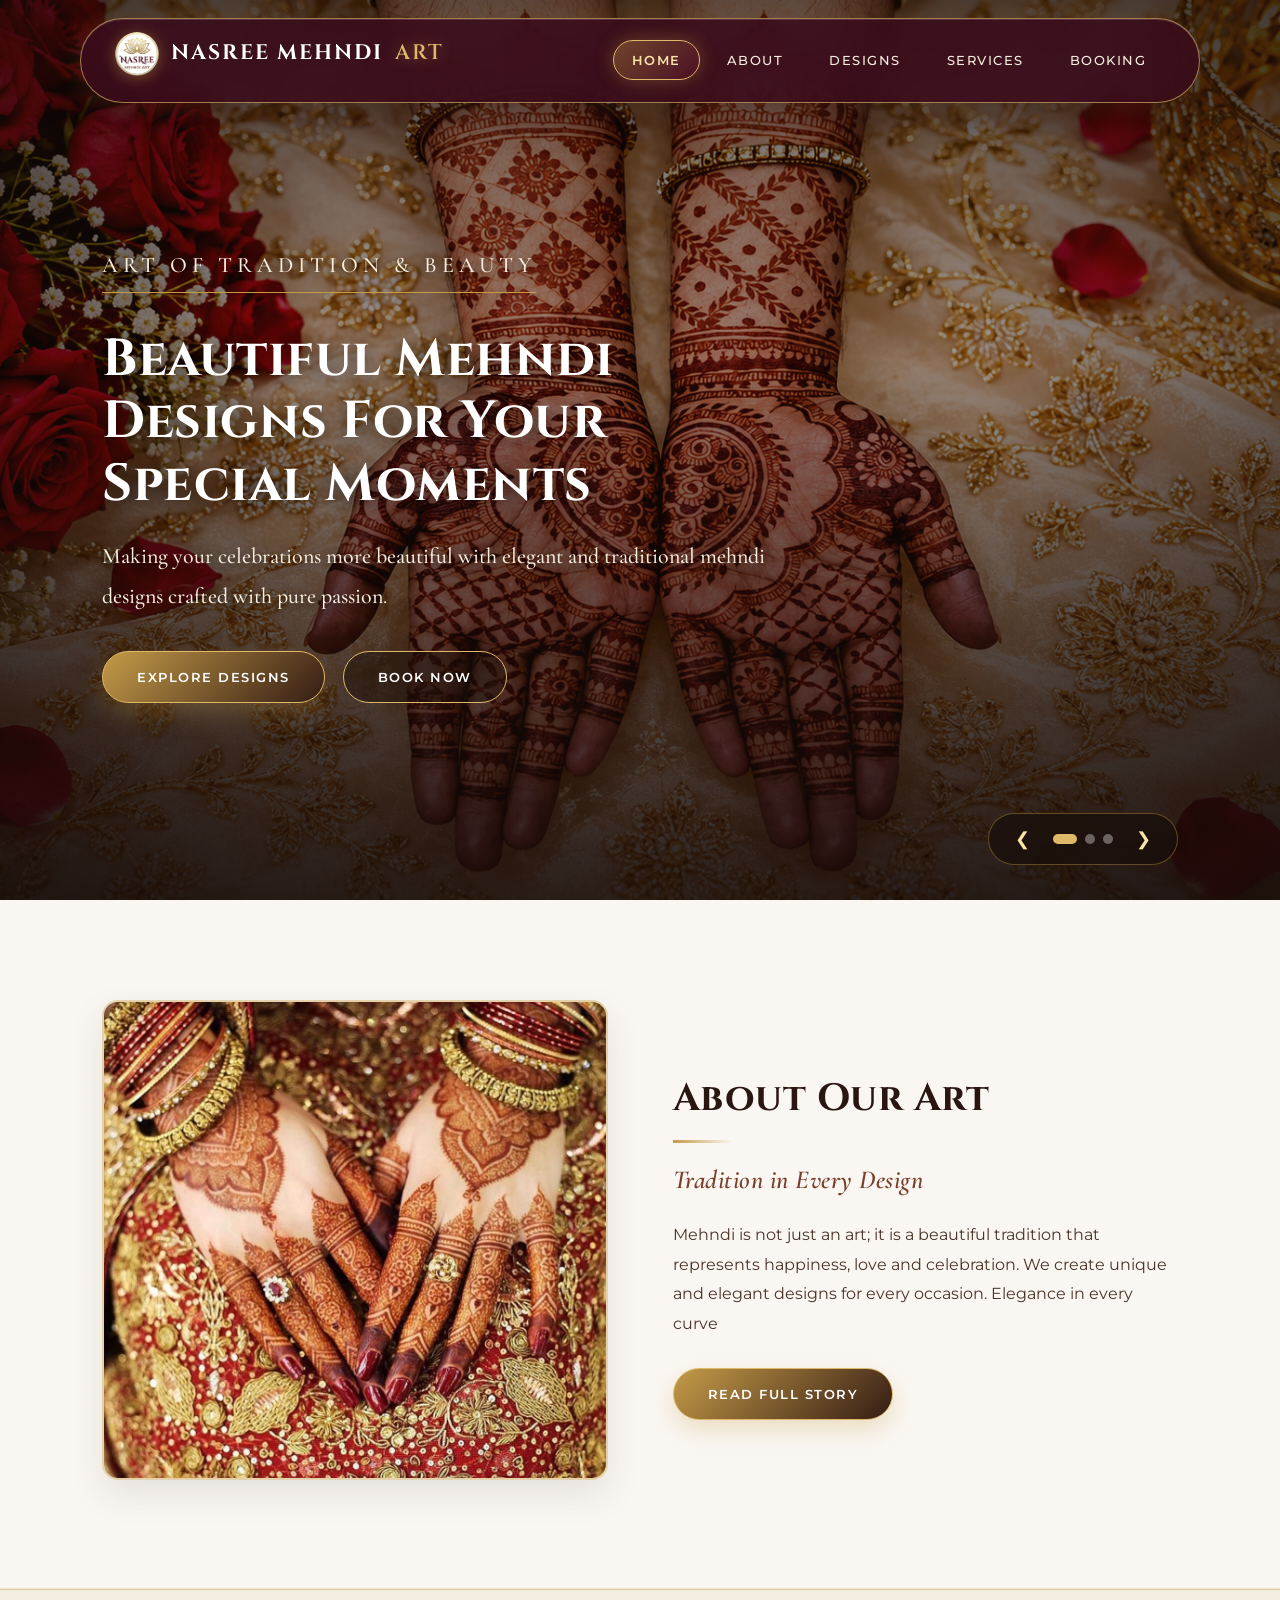
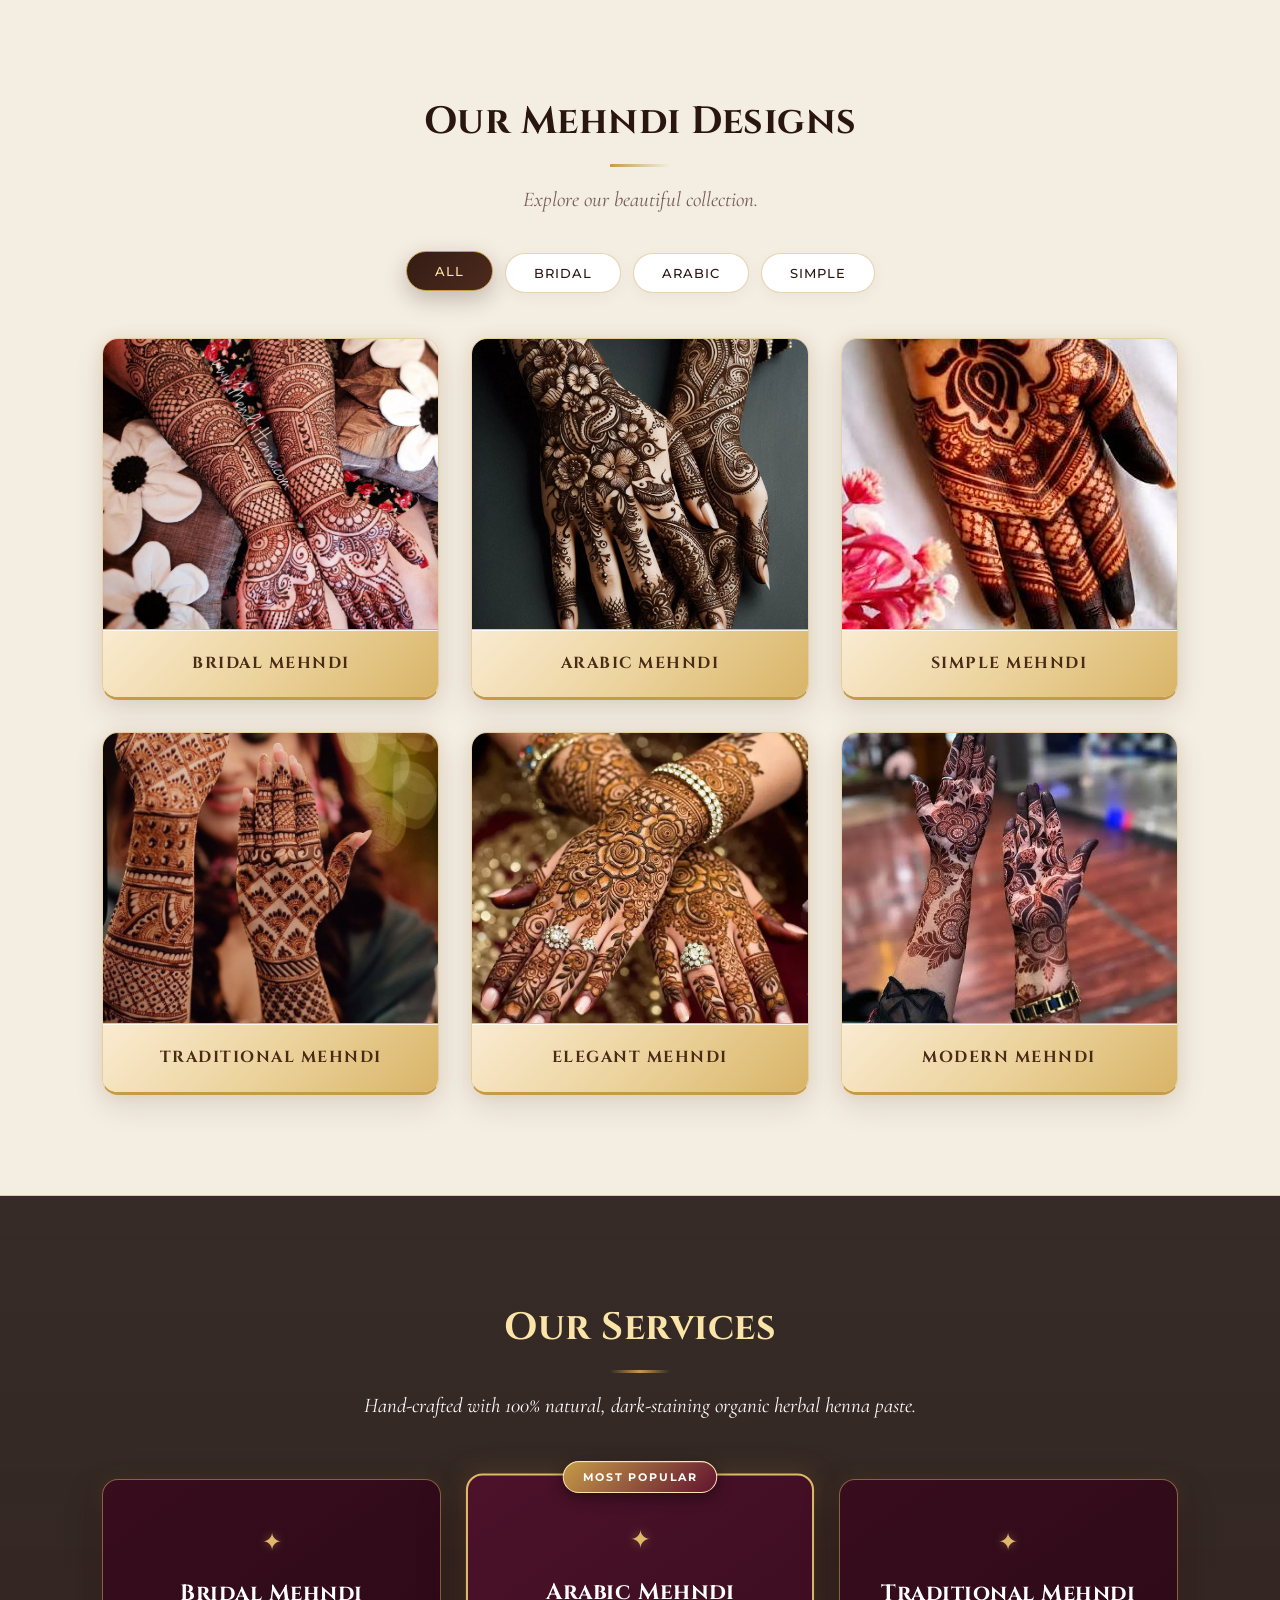
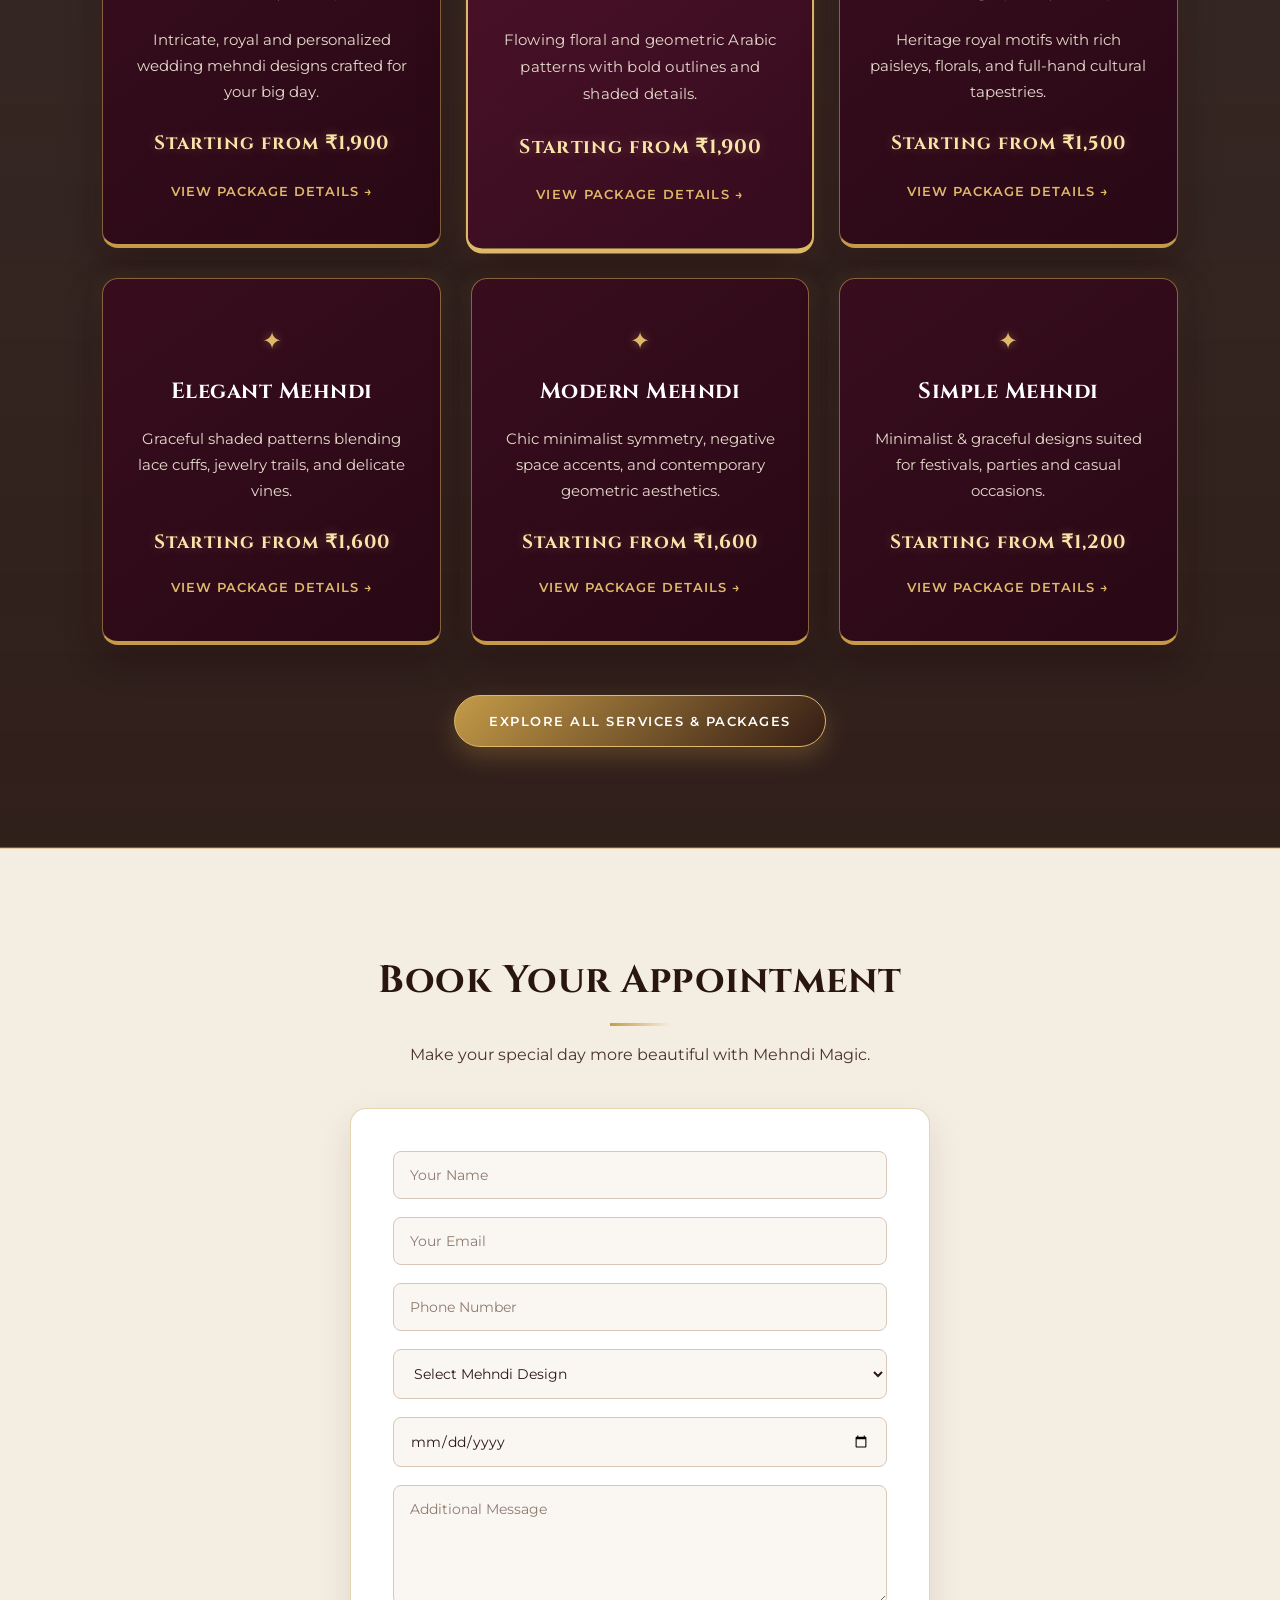
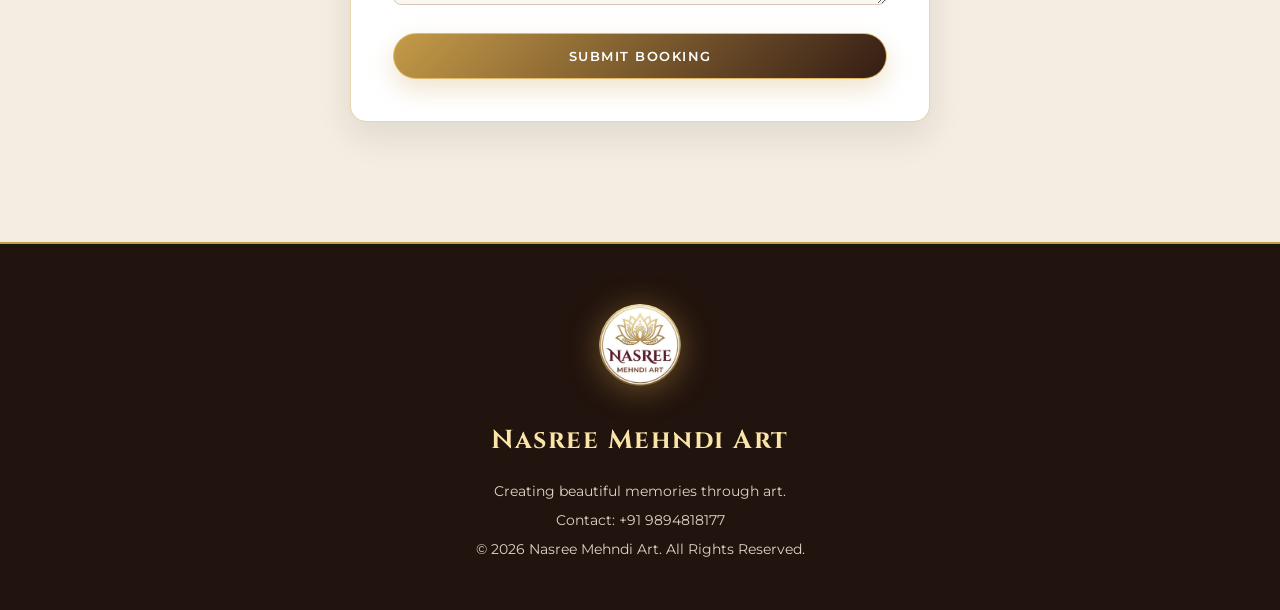
<file: index.html>
﻿
<!DOCTYPE html>
<html lang="en">
<head>
    <meta charset="UTF-8">
    <meta name="viewport" content="width=device-width, initial-scale=1.0">
    <title>Nasree mehndi art | Beautiful Mehndi Designs</title>
    <link rel="icon" type="image/png" href="./assests/logo.png">
    <link rel="stylesheet" href="style.css">
    <link rel="preconnect" href="https://fonts.googleapis.com">
    <link rel="preconnect" href="https://fonts.gstatic.com" crossorigin>
    <link href="https://fonts.googleapis.com/css2?family=Cinzel:wght@500;600;700;800&family=Cormorant+Garamond:ital,wght@0,500;0,600;0,700;1,400;1,600&family=Montserrat:wght@300;400;500;600&display=swap" rel="stylesheet">
</head>

<body>

    <!-- Navigation -->
    <header>
        <nav class="navbar">
            <h2 class="logo"><a href="index.html"><img src="./assests/logo.png" alt="Nasree Mehndi Art Logo" class="nav-logo-img">Nasree mehndi <span> Art</span></a></h2>

            <ul class="nav-links" id="navLinks">
                <li><a href="index.html" class="active">Home</a></li>
                <li><a href="about.html">About</a></li>
                <li><a href="design.html">Designs</a></li>
                <li><a href="services.html">Services</a></li>
                <li><a href="booking.html">Booking</a></li>
            </ul>

            <button class="menu-btn" onclick="toggleMenu()">☰</button>
        </nav>
    </header>

    <!-- Home Section -->
    <section class="hero" id="home">
        <div class="hero-slider">
            <div class="hero-slide active" style="background-image: linear-gradient(rgba(20, 10, 8, 0.35), rgba(20, 10, 8, 0.55)), url('./assests/1000300509.png');"></div>
            <div class="hero-slide" style="background-image: linear-gradient(rgba(20, 10, 8, 0.35), rgba(20, 10, 8, 0.55)), url('./assests/mehndi12.webp');"></div>
    
            <div class="hero-slide" style="background-image: linear-gradient(rgba(20, 10, 8, 0.35), rgba(20, 10, 8, 0.55)), url('./assests/hero_4k_04.jpg');"></div>
        </div>

        <div class="hero-content">
            <p class="subtitle">ART OF TRADITION & BEAUTY</p>
            <h1>Beautiful Mehndi Designs For Your Special Moments</h1>
            <p>Making your celebrations more beautiful with elegant
               and traditional mehndi designs crafted with pure passion.</p>

            <div class="hero-actions">
                <a href="design.html" class="btn">Explore Designs</a>
                <a href="booking.html" class="btn btn-outline">Book Now</a>
            </div>
        </div>

        <div class="hero-slider-nav">
            <button class="slider-arrow prev" id="heroPrev" aria-label="Previous Slide">&#10094;</button>
            <div class="slider-dots" id="heroDots">
                <span class="dot active" data-index="0"></span>
                <span class="dot" data-index="1"></span>
                <span class="dot" data-index="2"></span>
               
            </div>
            <button class="slider-arrow next" id="heroNext" aria-label="Next Slide">&#10095;</button>
        </div>
    </section>

    <!-- About Section -->
    <section class="about" id="about">
        <div class="about-image">
            <img src="./assests/mehndi10.jpg"
                 alt="Luxury bridal celebration mehndi">
        </div>

        <div class="about-content">
            <h2>About Our Art</h2>
            <h3>Tradition in Every Design</h3>
            <p>
                Mehndi is not just an art; it is a beautiful tradition
                that represents happiness, love and celebration.
                We create unique and elegant designs for every occasion.
                Elegance in every curve
            </p>
            <a href="about.html" class="btn">Read Full Story</a>
        </div>
    </section>

    <!-- Designs Section -->
    <section class="designs" id="designs">
        <h2>Our Mehndi Designs</h2>
        <p class="section-text">Explore our beautiful collection.</p>

        <div class="filter-buttons">
            <button class="filter active" data-category="all">All</button>
            <button class="filter" data-category="bridal">Bridal</button>
            <button class="filter" data-category="arabic">Arabic</button>
            <button class="filter" data-category="simple">Simple</button>
        </div>

        <div class="gallery">

            <div class="design-card" data-category="bridal">
                <div class="card-img-wrapper">
                    <img src="./assests/mehndi01.jpg" alt="Bridal design">
                    <div class="card-overlay"><span>View Bridal Art</span></div>
                </div>
                <h3>Bridal Mehndi</h3>
            </div>

            <div class="design-card" data-category="arabic">
                <div class="card-img-wrapper">
                    <img src="./assests/mehndi02.webp" alt="Arabic design">
                    <div class="card-overlay"><span>View Arabic Art</span></div>
                </div>
                <h3>Arabic Mehndi</h3>
            </div>

            <div class="design-card" data-category="simple">
                <div class="card-img-wrapper">
                    <img src="./assests/mehndi08.jfif" alt="Simple design">
                    <div class="card-overlay"><span>View Simple Art</span></div>
                </div>
                <h3>Simple Mehndi</h3>
            </div>

            <div class="design-card" data-category="bridal">
                <div class="card-img-wrapper">
                    <img src="./assests/mehndi03.jpg" alt="Traditional design">
                    <div class="card-overlay"><span>View Traditional Art</span></div>
                </div>
                <h3>Traditional Mehndi</h3>
            </div>

            <div class="design-card" data-category="arabic">
                <div class="card-img-wrapper">
                    <img src="./assests/mehndi06.webp" alt="Elegant design">
                    <div class="card-overlay"><span>View Elegant Art</span></div>
                </div>
                <h3>Elegant Mehndi</h3>
            </div>

            <div class="design-card" data-category="simple">
                <div class="card-img-wrapper">
                    <img src="./assests/mehndi07.jfif" alt="Modern design">
                    <div class="card-overlay"><span>View Modern Art</span></div>
                </div>
                <h3>Modern Mehndi</h3>
            </div>

        </div>
    </section>

    <!-- Services Section -->
    <section class="services" id="services">
        <h2>Our Services</h2>
        <p class="section-text" style="color: var(--ivory-warm); margin-bottom: 20px;">
            Hand-crafted with 100% natural, dark-staining organic herbal henna paste.
        </p>

        <div class="service-container">
            <div class="service-card">
                <div class="service-icon">✦</div>
                <h3>Bridal Mehndi</h3>
                <p>Intricate, royal and personalized wedding mehndi designs crafted for your big day.</p>
                <h4>Starting from ₹1,900</h4>
                <a href="services.html" class="service-link">View Package Details &rarr;</a>
            </div>

            <div class="service-card featured">
                <div class="service-badge">Most Popular</div>
                <div class="service-icon">✦</div>
                <h3>Arabic Mehndi</h3>
                <p>Flowing floral and geometric Arabic patterns with bold outlines and shaded details.</p>
                <h4>Starting from ₹1,900</h4>
                <a href="services.html" class="service-link">View Package Details &rarr;</a>
            </div>

            <div class="service-card">
                <div class="service-icon">✦</div>
                <h3>Traditional Mehndi</h3>
                <p>Heritage royal motifs with rich paisleys, florals, and full-hand cultural tapestries.</p>
                <h4>Starting from ₹1,500</h4>
                <a href="services.html" class="service-link">View Package Details &rarr;</a>
            </div>

            <div class="service-card">
                <div class="service-icon">✦</div>
                <h3>Elegant Mehndi</h3>
                <p>Graceful shaded patterns blending lace cuffs, jewelry trails, and delicate vines.</p>
                <h4>Starting from ₹1,600</h4>
                <a href="services.html" class="service-link">View Package Details &rarr;</a>
            </div>

            <div class="service-card">
                <div class="service-icon">✦</div>
                <h3>Modern Mehndi</h3>
                <p>Chic minimalist symmetry, negative space accents, and contemporary geometric aesthetics.</p>
                <h4>Starting from ₹1,600</h4>
                <a href="services.html" class="service-link">View Package Details &rarr;</a>
            </div>

            <div class="service-card">
                <div class="service-icon">✦</div>
                <h3>Simple Mehndi</h3>
                <p>Minimalist & graceful designs suited for festivals, parties and casual occasions.</p>
                <h4>Starting from ₹1,200</h4>
                <a href="services.html" class="service-link">View Package Details &rarr;</a>
            </div>
        </div>

        <div style="margin-top: 50px;">
            <a href="services.html" class="btn">Explore All Services & Packages</a>
        </div>
    </section>

    <!-- Booking Section -->
    <section class="booking" id="booking">
        <h2>Book Your Appointment</h2>
        <p>Make your special day more beautiful with Mehndi Magic.</p>

        <form id="bookingForm">
            <input type="text" id="name" placeholder="Your Name" required>

            <input type="email" id="email" placeholder="Your Email" required>

            <input type="tel" id="phone" placeholder="Phone Number"
                   pattern="[0-9]{10}" title="Enter a 10-digit phone number" required>

            <select id="service" required>
                <option value="">Select Mehndi Design</option>
                <option>Bridal Mehndi (Starting from ₹1,900)</option>
                <option>Arabic Mehndi (Starting from ₹799)</option>
                <option>Traditional Mehndi (Starting from ₹999)</option>
                <option>Elegant Mehndi (Starting from ₹699)</option>
                <option>Modern Mehndi (Starting from ₹499)</option>
                <option>Simple Mehndi (Starting from ₹299)</option>
            </select>

            <input type="date" id="date" required>

            <textarea id="message" placeholder="Additional Message"></textarea>

            <button type="submit" class="btn">Submit Booking</button>
        </form>

        <p id="successMessage"></p>
    </section>

    <!-- Footer -->
    <footer>
        <img src="./assests/logo.png" alt="Nasree Mehndi Art Logo" class="footer-logo">
        <h2>Nasree Mehndi Art</h2>
        <p>Creating beautiful memories through art.</p>
        <p>Contact: +91 9894818177</p>
        <p>© 2026 Nasree Mehndi Art. All Rights Reserved.</p>
    </footer>

    <script src="script.js"></script>
</body>
</html>
</file>
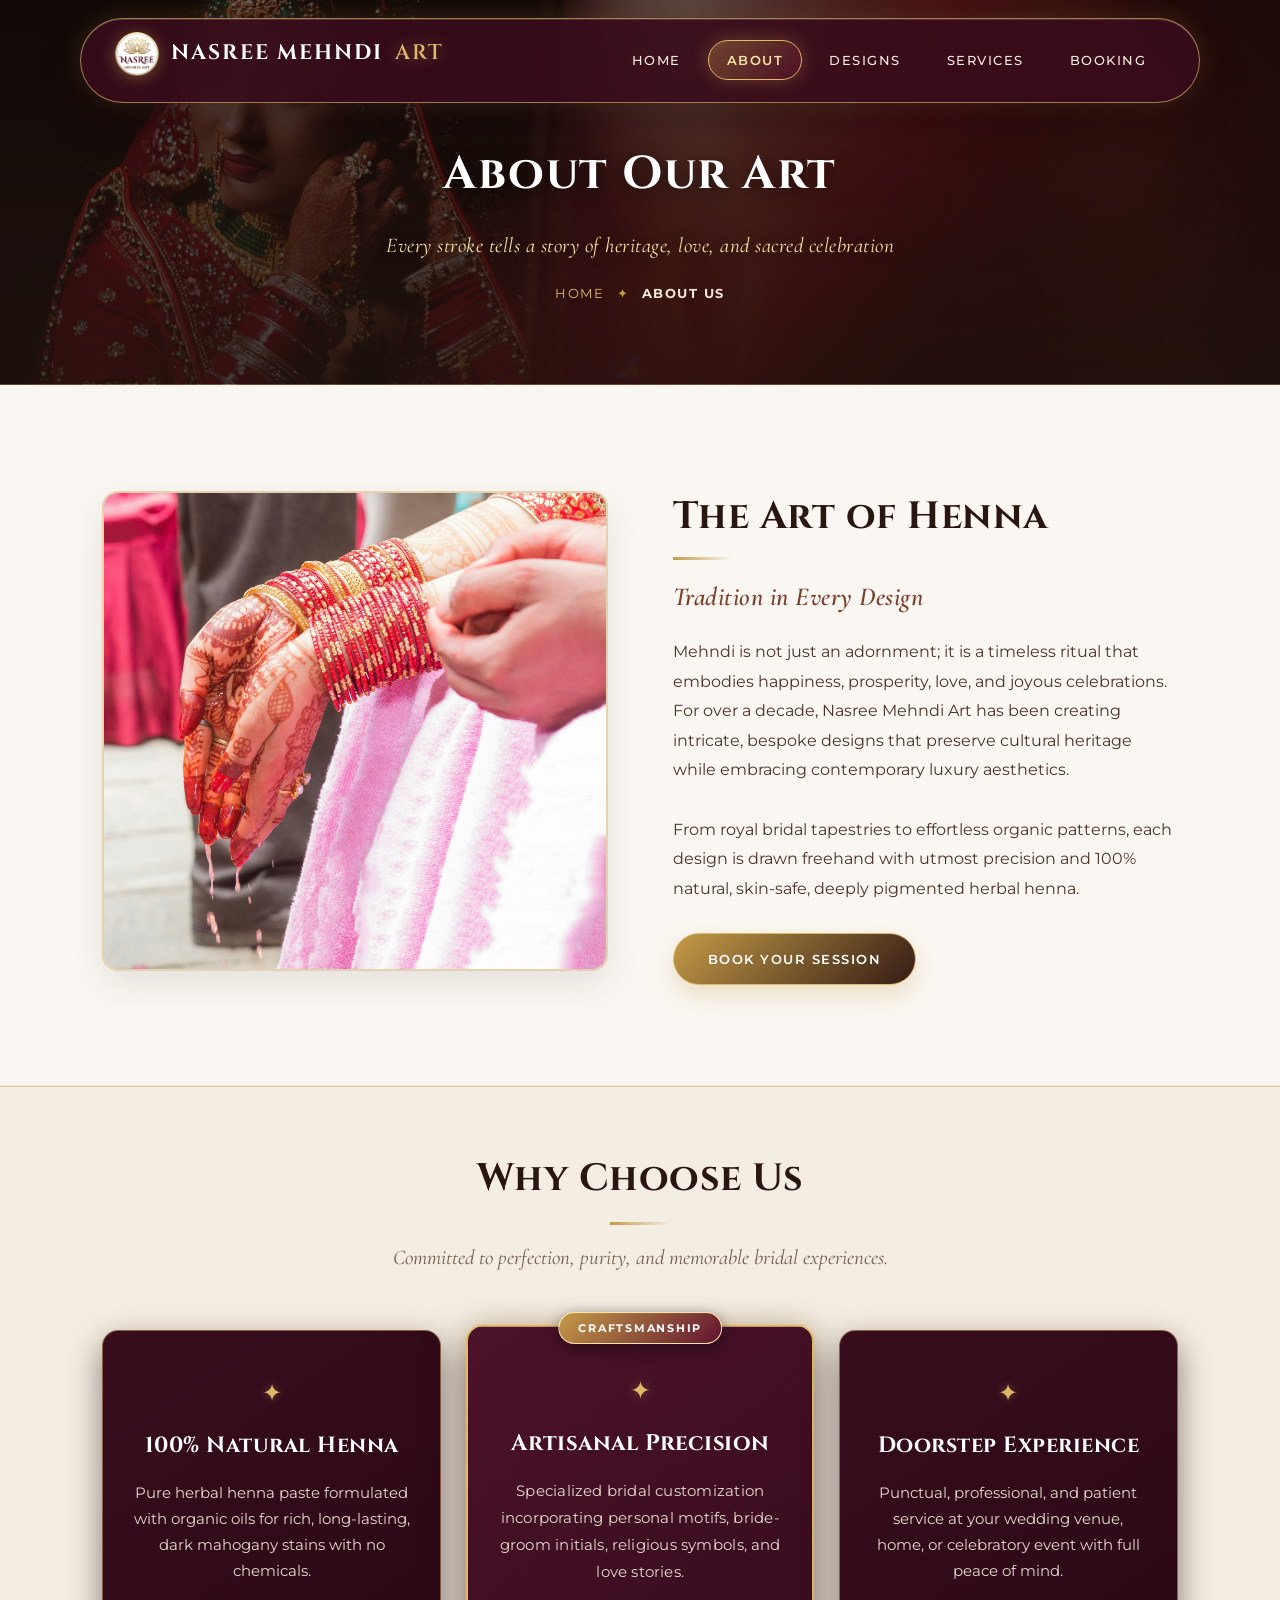
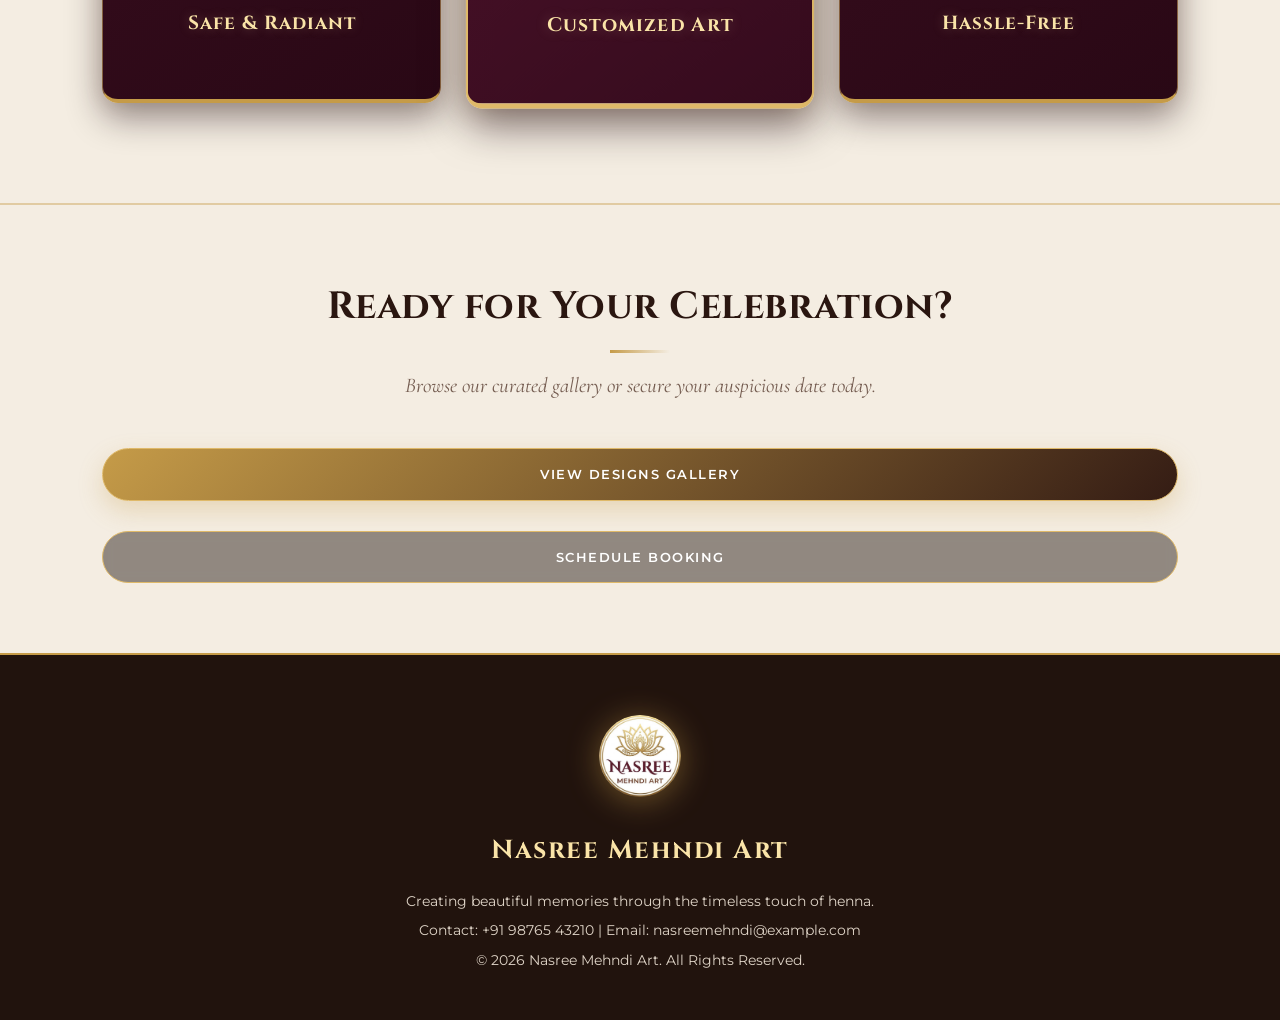
<file: about.html>
<!DOCTYPE html>
<html lang="en">
<head>
    <meta charset="UTF-8">
    <meta name="viewport" content="width=device-width, initial-scale=1.0">
    <title>About Us | Nasree Mehndi Art</title>
    <link rel="icon" type="image/png" href="./assests/logo.png">
    <link rel="stylesheet" href="style.css">
    <link rel="preconnect" href="https://fonts.googleapis.com">
    <link rel="preconnect" href="https://fonts.gstatic.com" crossorigin>
    <link href="https://fonts.googleapis.com/css2?family=Cinzel:wght@500;600;700;800&family=Cormorant+Garamond:ital,wght@0,500;0,600;0,700;1,400;1,600&family=Montserrat:wght@300;400;500;600&display=swap" rel="stylesheet">
</head>

<body>

    <!-- Navigation -->
    <header>
        <nav class="navbar">
            <h2 class="logo"><a href="index.html"><img src="./assests/logo.png" alt="Nasree Mehndi Art Logo" class="nav-logo-img">Nasree mehndi <span> Art</span></a></h2>

            <ul class="nav-links" id="navLinks">
                <li><a href="index.html">Home</a></li>
                <li><a href="about.html" class="active">About</a></li>
                <li><a href="design.html">Designs</a></li>
                <li><a href="services.html">Services</a></li>
                <li><a href="booking.html">Booking</a></li>
            </ul>

            <button class="menu-btn" onclick="toggleMenu()">☰</button>
        </nav>
    </header>

    <!-- Page Banner -->
    <section class="page-banner">
        <div class="page-banner-content">
            <h1>About Our Art</h1>
            <p>Every stroke tells a story of heritage, love, and sacred celebration</p>
            <div class="breadcrumb">
                <a href="index.html">Home</a> <span>✦</span> <strong>About Us</strong>
            </div>
        </div>
    </section>

    <!-- Main About Story Section -->
    <section class="about" id="about">
        <div class="about-image">
            <img src="./assests/luxury_bridal_4k_about.jpg" alt="Luxury bridal henna ceremony artwork">
        </div>

        <div class="about-content">
            <h2>The Art of Henna</h2>
            <h3>Tradition in Every Design</h3>
            <p>
                Mehndi is not just an adornment; it is a timeless ritual that embodies happiness, 
                prosperity, love, and joyous celebrations. For over a decade, Nasree Mehndi Art 
                has been creating intricate, bespoke designs that preserve cultural heritage 
                while embracing contemporary luxury aesthetics.
            </p>
            <p>
                From royal bridal tapestries to effortless organic patterns, each design is drawn freehand 
                with utmost precision and 100% natural, skin-safe, deeply pigmented herbal henna.
            </p>
            <a href="booking.html" class="btn">Book Your Session</a>
        </div>
    </section>

    <!-- Values & Experience Section -->
    <section class="designs" style="padding-top: 60px;">
        <h2>Why Choose Us</h2>
        <p class="section-text">Committed to perfection, purity, and memorable bridal experiences.</p>

        <div class="service-container">
            <div class="service-card">
                <div class="service-icon">✦</div>
                <h3>100% Natural Henna</h3>
                <p>Pure herbal henna paste formulated with organic oils for rich, long-lasting, dark mahogany stains with no chemicals.</p>
                <h4>Safe & Radiant</h4>
            </div>

            <div class="service-card featured">
                <div class="service-badge">Craftsmanship</div>
                <div class="service-icon">✦</div>
                <h3>Artisanal Precision</h3>
                <p>Specialized bridal customization incorporating personal motifs, bride-groom initials, religious symbols, and love stories.</p>
                <h4>Customized Art</h4>
            </div>

            <div class="service-card">
                <div class="service-icon">✦</div>
                <h3>Doorstep Experience</h3>
                <p>Punctual, professional, and patient service at your wedding venue, home, or celebratory event with full peace of mind.</p>
                <h4>Hassle-Free</h4>
            </div>
        </div>
    </section>

    <!-- Quick CTA -->
    <section class="booking" style="padding: 70px 8%; text-align: center;">
        <h2>Ready for Your Celebration?</h2>
        <p class="section-text">Browse our curated gallery or secure your auspicious date today.</p>
        <div style="display: flex; gap: 20px; justify-content: center; flex-wrap: wrap; margin-top: 25px;">
            <a href="design.html" class="btn">View Designs Gallery</a>
            <a href="booking.html" class="btn btn-outline">Schedule Booking</a>
        </div>
    </section>

    <!-- Footer -->
    <footer>
        <img src="./assests/logo.png" alt="Nasree Mehndi Art Logo" class="footer-logo">
        <h2>Nasree Mehndi Art</h2>
        <p>Creating beautiful memories through the timeless touch of henna.</p>
        <p>Contact: +91 98765 43210 | Email: nasreemehndi@example.com</p>
        <p>© 2026 Nasree Mehndi Art. All Rights Reserved.</p>
    </footer>

    <script src="./assests/lenis.min.js"></script>
    <script src="script.js"></script>
</body>
</html>
</file>
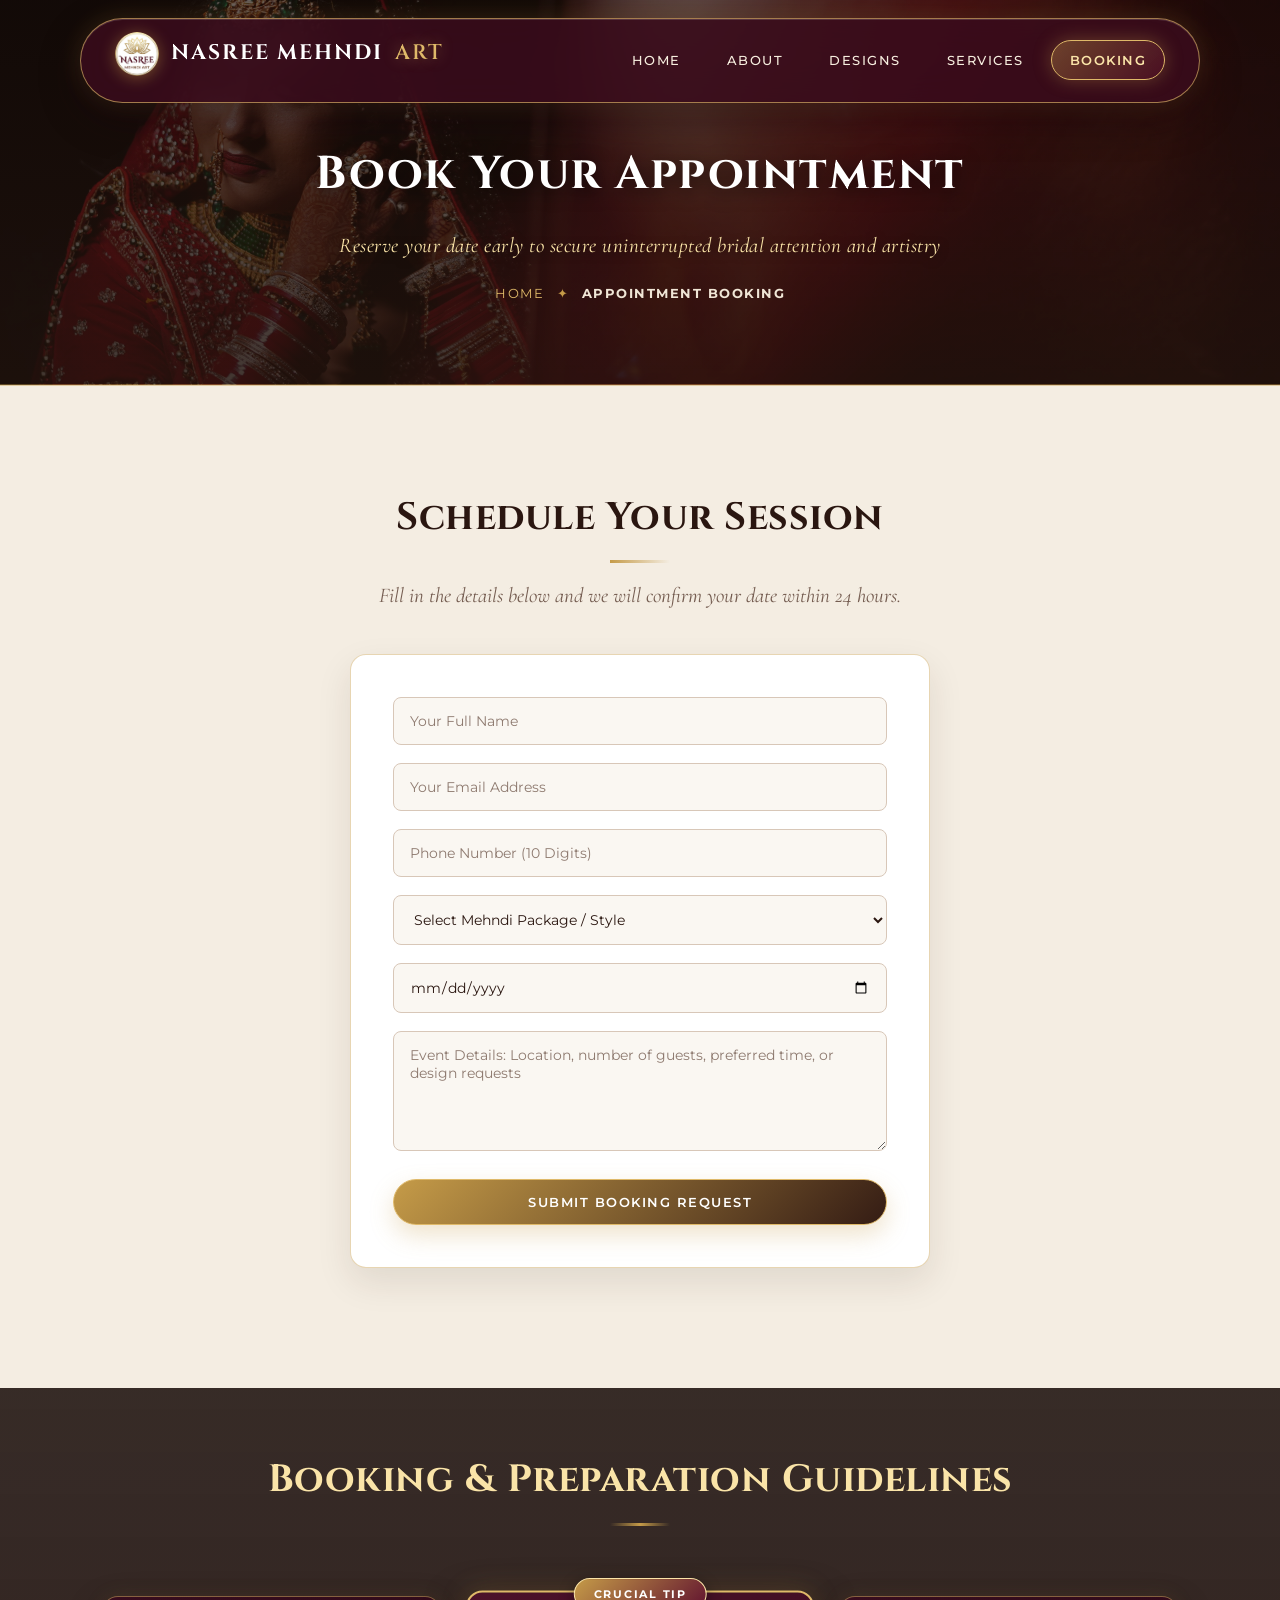
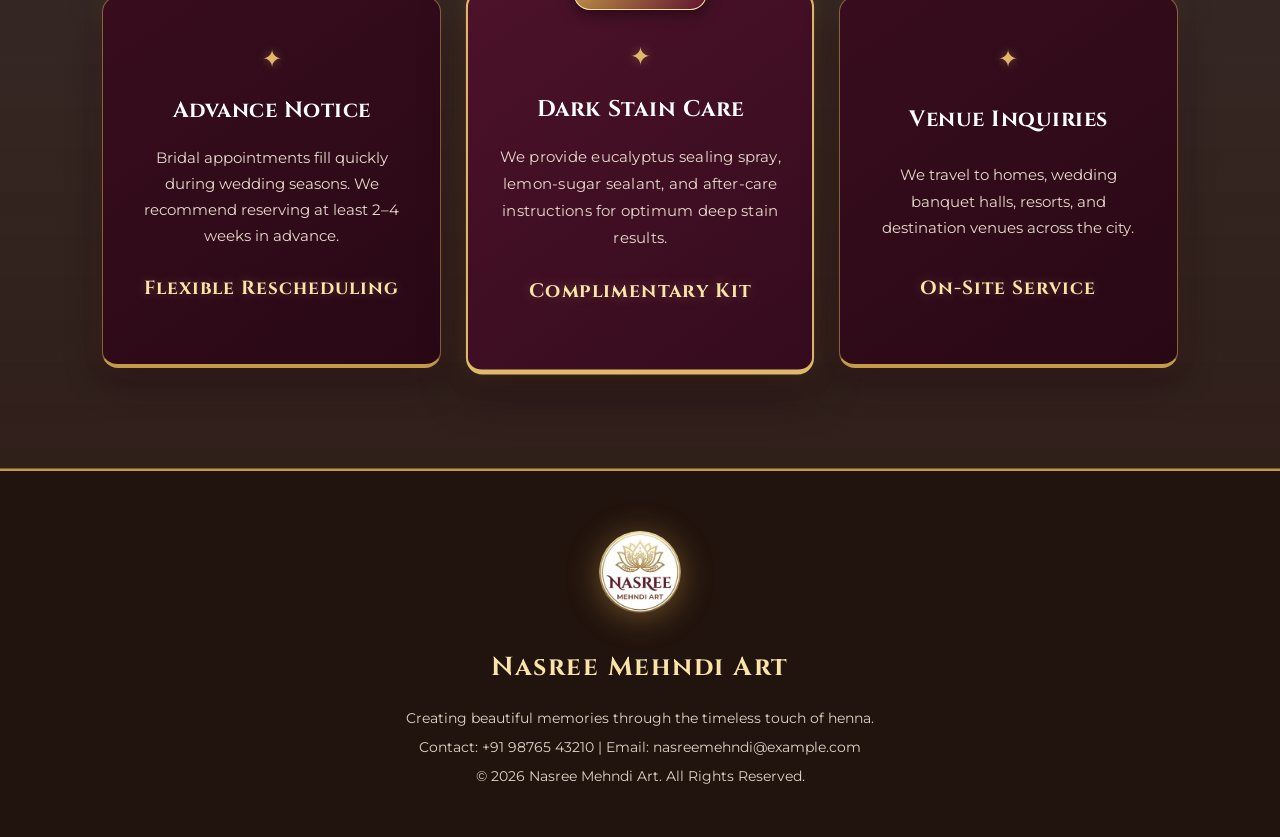
<file: booking.html>
<!DOCTYPE html>
<html lang="en">
<head>
    <meta charset="UTF-8">
    <meta name="viewport" content="width=device-width, initial-scale=1.0">
    <title>Book An Appointment | Nasree Mehndi Art</title>
    <link rel="icon" type="image/png" href="./assests/logo.png">
    <link rel="stylesheet" href="style.css">
    <link rel="preconnect" href="https://fonts.googleapis.com">
    <link rel="preconnect" href="https://fonts.gstatic.com" crossorigin>
    <link href="https://fonts.googleapis.com/css2?family=Cinzel:wght@500;600;700;800&family=Cormorant+Garamond:ital,wght@0,500;0,600;0,700;1,400;1,600&family=Montserrat:wght@300;400;500;600&display=swap" rel="stylesheet">
</head>

<body>

    <!-- Navigation -->
    <header>
        <nav class="navbar">
            <h2 class="logo"><a href="index.html"><img src="./assests/logo.png" alt="Nasree Mehndi Art Logo" class="nav-logo-img">Nasree mehndi <span> Art</span></a></h2>

            <ul class="nav-links" id="navLinks">
                <li><a href="index.html">Home</a></li>
                <li><a href="about.html">About</a></li>
                <li><a href="design.html">Designs</a></li>
                <li><a href="services.html">Services</a></li>
                <li><a href="booking.html" class="active">Booking</a></li>
            </ul>

            <button class="menu-btn" onclick="toggleMenu()">☰</button>
        </nav>
    </header>

    <!-- Page Banner -->
    <section class="page-banner">
        <div class="page-banner-content">
            <h1>Book Your Appointment</h1>
            <p>Reserve your date early to secure uninterrupted bridal attention and artistry</p>
            <div class="breadcrumb">
                <a href="index.html">Home</a> <span>✦</span> <strong>Appointment Booking</strong>
            </div>
        </div>
    </section>

    <!-- Booking Content Section -->
    <section class="booking" id="booking">
        <h2>Schedule Your Session</h2>
        <p class="section-text">Fill in the details below and we will confirm your date within 24 hours.</p>

        <form id="bookingForm">
            <input type="text" id="name" placeholder="Your Full Name" required>

            <input type="email" id="email" placeholder="Your Email Address" required>

            <input type="tel" id="phone" placeholder="Phone Number (10 Digits)"
                   pattern="[0-9]{10}" title="Enter a 10-digit phone number" required>

            <select id="service" required>
                <option value="">Select Mehndi Package / Style</option>
                <option value="Bridal Mehndi (Starting from ₹1,900)">Bridal Mehndi (Starting from ₹1,900)</option>
                <option value="Arabic Mehndi (Starting from ₹1,900)">Arabic Mehndi (Starting from ₹1,900)</option>
                <option value="Traditional Mehndi (Starting from ₹2,000)">Traditional Mehndi (Starting from ₹2,000)</option>
                <option value="Elegant Mehndi (Starting from ₹1,800)">Elegant Mehndi (Starting from ₹1,800)</option>
                <option value="Modern Mehndi (Starting from ₹1,500)">Modern Mehndi (Starting from ₹1,500)</option>
                <option value="Simple Mehndi (Starting from ₹1,300)">Simple Mehndi (Starting from ₹1,300)</option>
                <option value="Festive Henna (Starting from ₹1,500)">Festive Henna (Starting from ₹1,500)</option>
                <option value="Custom Group / Family Package">Custom Group / Family Package</option>
            </select>

            <input type="date" id="date" required>

            <textarea id="message" placeholder="Event Details: Location, number of guests, preferred time, or design requests"></textarea>

            <button type="submit" class="btn">Submit Booking Request</button>
        </form>

        <p id="successMessage"></p>
    </section>

    <!-- Booking Information & FAQs -->
    <section class="services" style="padding-top: 60px;">
        <h2>Booking & Preparation Guidelines</h2>

        <div class="service-container">
            <div class="service-card">
                <div class="service-icon">✦</div>
                <h3>Advance Notice</h3>
                <p>Bridal appointments fill quickly during wedding seasons. We recommend reserving at least 2–4 weeks in advance.</p>
                <h4>Flexible Rescheduling</h4>
            </div>

            <div class="service-card featured">
                <div class="service-badge">Crucial Tip</div>
                <div class="service-icon">✦</div>
                <h3>Dark Stain Care</h3>
                <p>We provide eucalyptus sealing spray, lemon-sugar sealant, and after-care instructions for optimum deep stain results.</p>
                <h4>Complimentary Kit</h4>
            </div>

            <div class="service-card">
                <div class="service-icon">✦</div>
                <h3>Venue Inquiries</h3>
                <p>We travel to homes, wedding banquet halls, resorts, and destination venues across the city.</p>
                <h4>On-Site Service</h4>
            </div>
        </div>
    </section>

    <!-- Footer -->
    <footer>
        <img src="./assests/logo.png" alt="Nasree Mehndi Art Logo" class="footer-logo">
        <h2>Nasree Mehndi Art</h2>
        <p>Creating beautiful memories through the timeless touch of henna.</p>
        <p>Contact: +91 98765 43210 | Email: nasreemehndi@example.com</p>
        <p>© 2026 Nasree Mehndi Art. All Rights Reserved.</p>
    </footer>

    <script src="./assests/lenis.min.js"></script>
    <script src="script.js"></script>
</body>
</html>
</file>
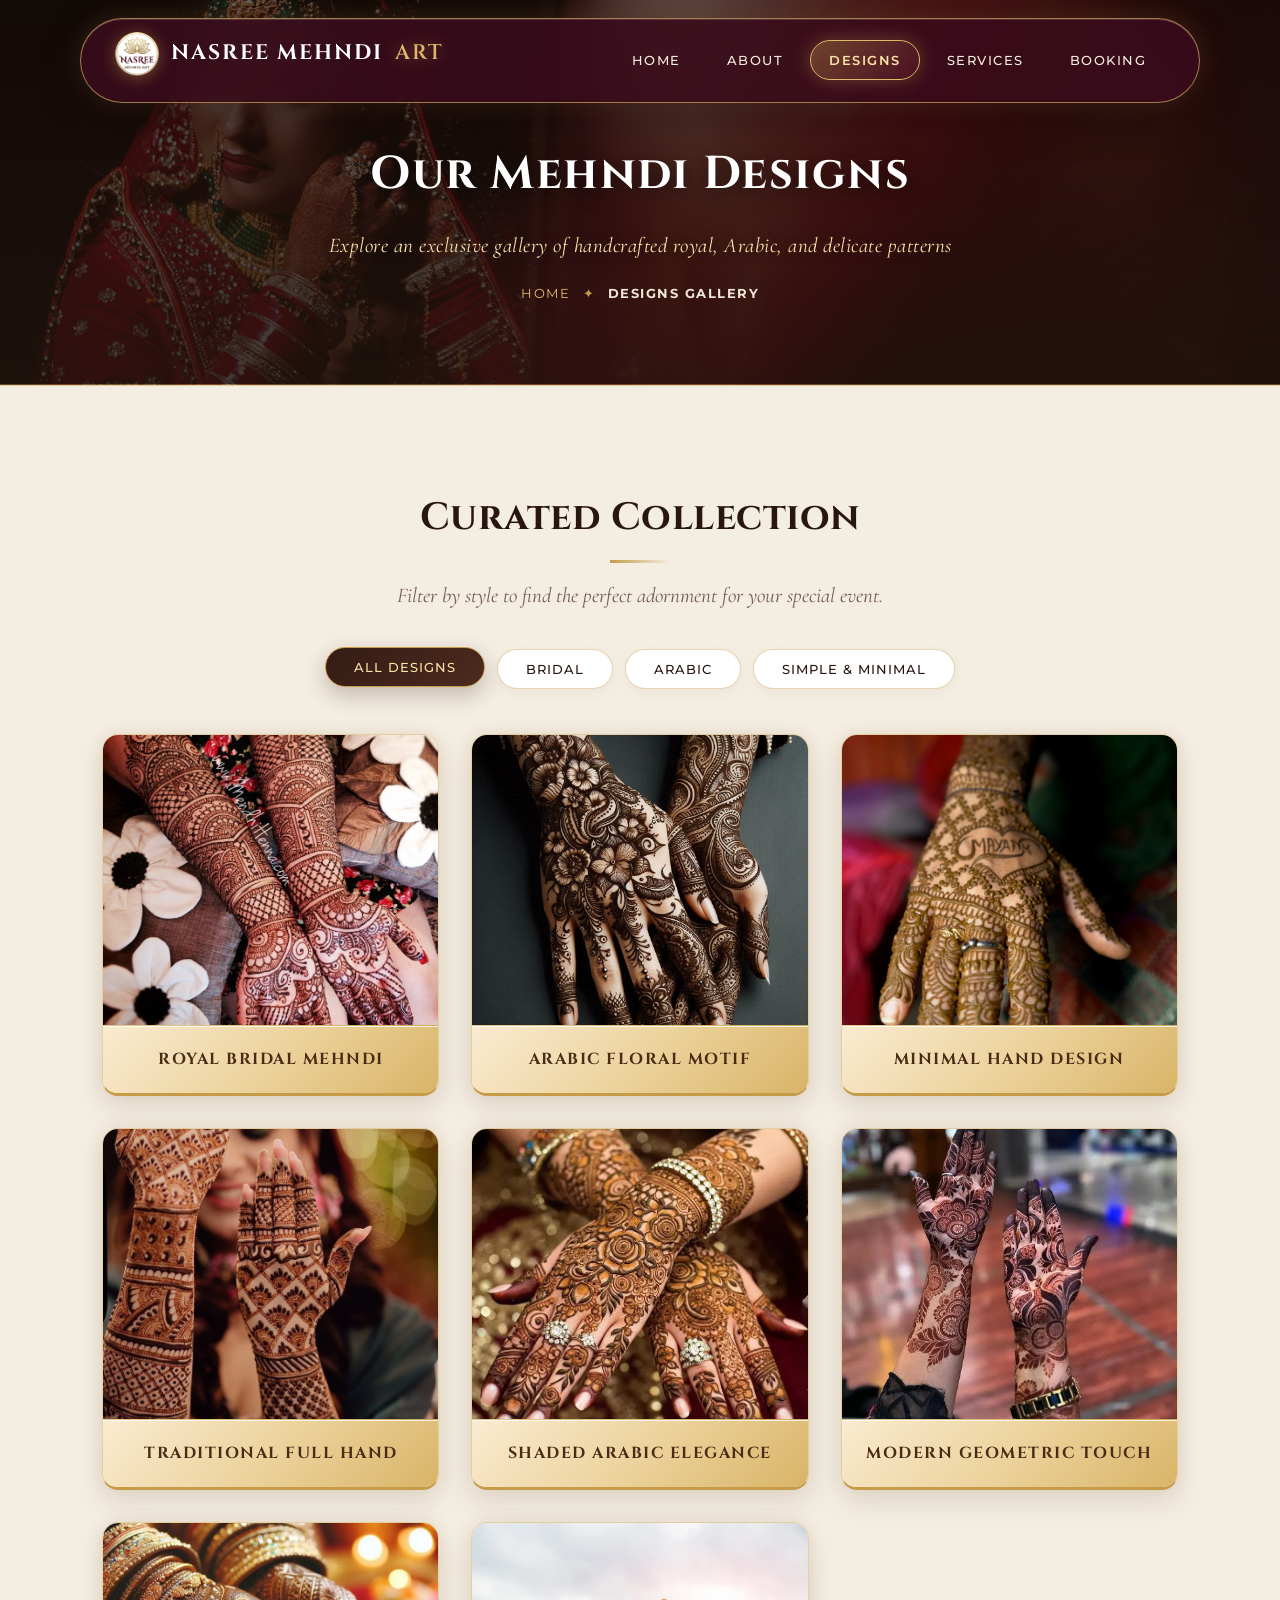
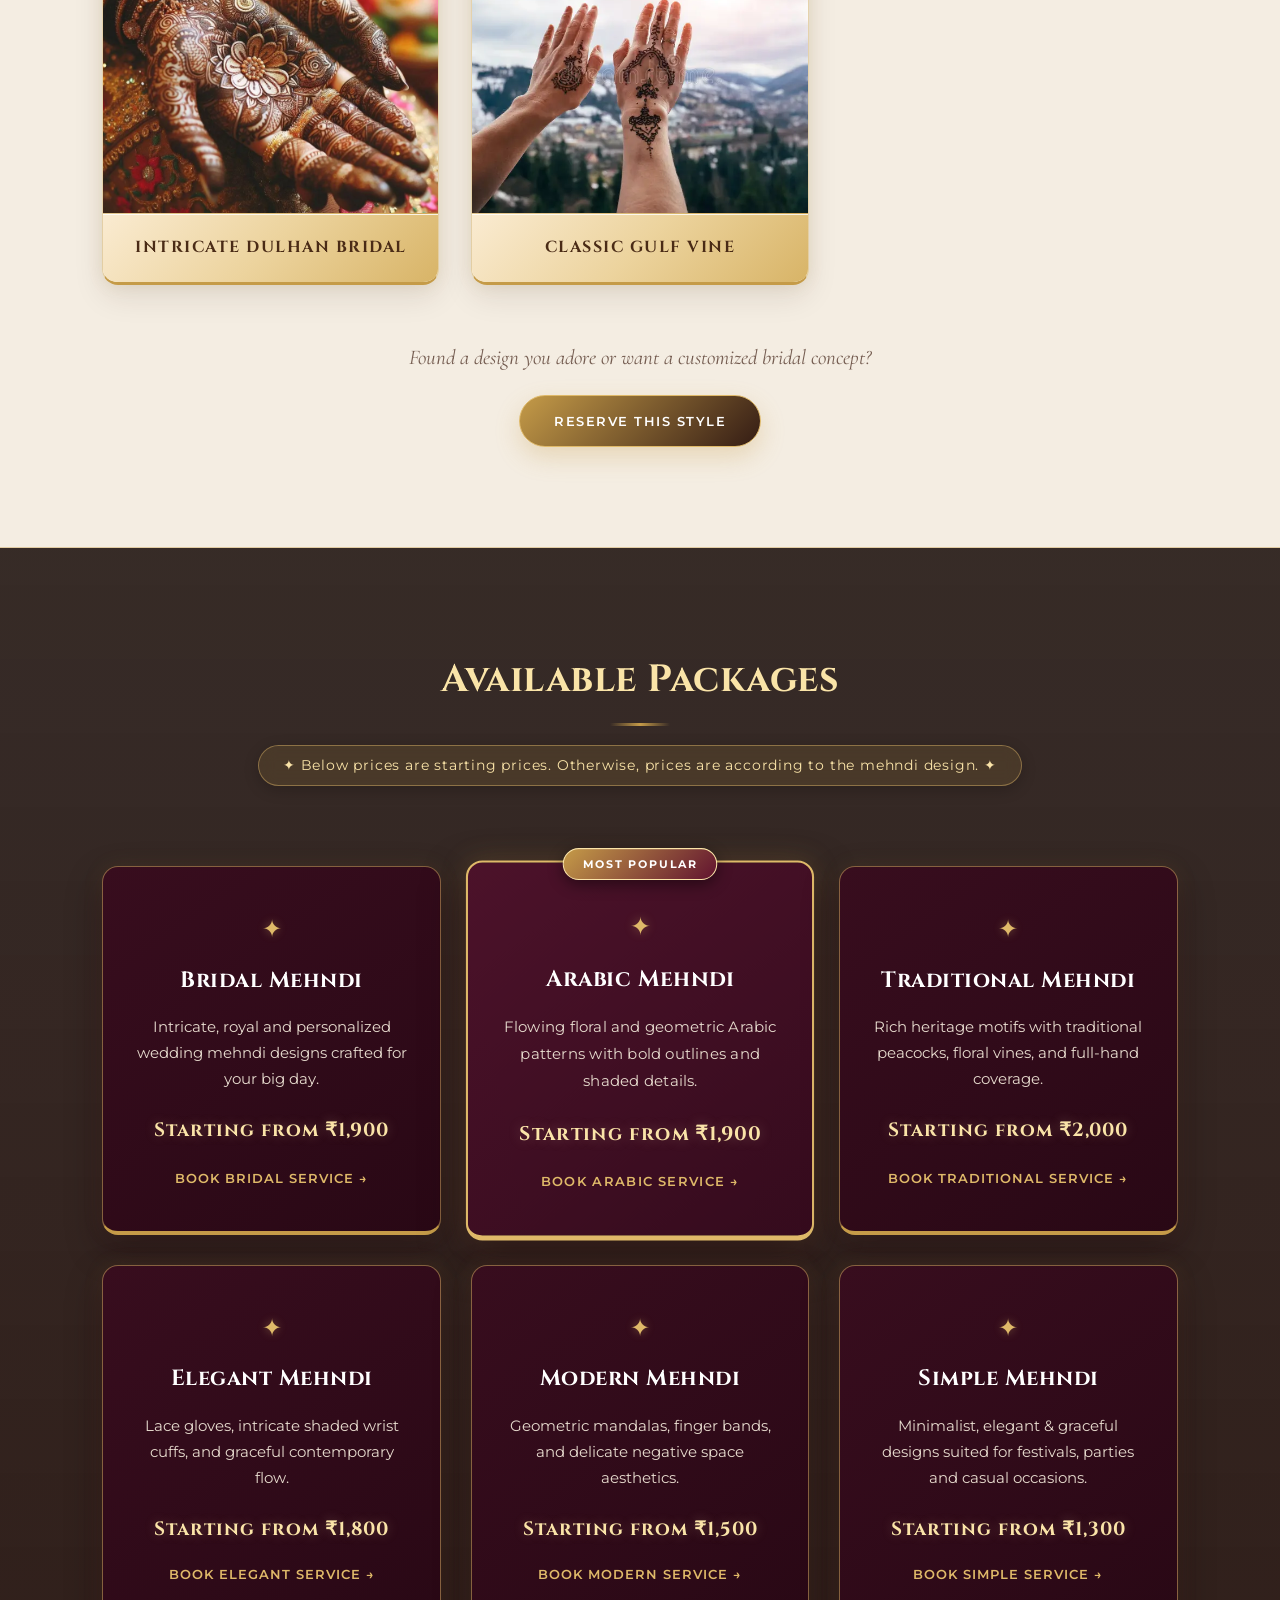
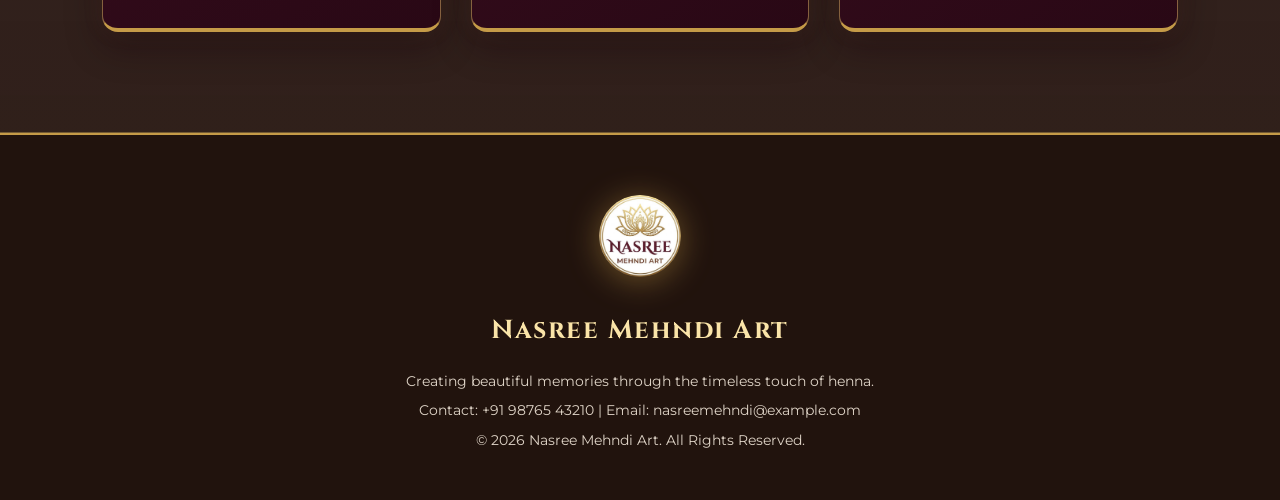
<file: design.html>
<!DOCTYPE html>
<html lang="en">
<head>
    <meta charset="UTF-8">
    <meta name="viewport" content="width=device-width, initial-scale=1.0">
    <title>Mehndi Designs Gallery | Nasree Mehndi Art</title>
    <link rel="icon" type="image/png" href="./assests/logo.png">
    <link rel="stylesheet" href="style.css">
    <link rel="preconnect" href="https://fonts.googleapis.com">
    <link rel="preconnect" href="https://fonts.gstatic.com" crossorigin>
    <link href="https://fonts.googleapis.com/css2?family=Cinzel:wght@500;600;700;800&family=Cormorant+Garamond:ital,wght@0,500;0,600;0,700;1,400;1,600&family=Montserrat:wght@300;400;500;600&display=swap" rel="stylesheet">
</head>

<body>

    <!-- Navigation -->
    <header>
        <nav class="navbar">
            <h2 class="logo"><a href="index.html"><img src="./assests/logo.png" alt="Nasree Mehndi Art Logo" class="nav-logo-img">Nasree mehndi <span> Art</span></a></h2>

            <ul class="nav-links" id="navLinks">
                <li><a href="index.html">Home</a></li>
                <li><a href="about.html">About</a></li>
                <li><a href="design.html" class="active">Designs</a></li>
                <li><a href="services.html">Services</a></li>
                <li><a href="booking.html">Booking</a></li>
            </ul>

            <button class="menu-btn" onclick="toggleMenu()">☰</button>
        </nav>
    </header>

    <!-- Page Banner -->
    <section class="page-banner">
        <div class="page-banner-content">
            <h1>Our Mehndi Designs</h1>
            <p>Explore an exclusive gallery of handcrafted royal, Arabic, and delicate patterns</p>
            <div class="breadcrumb">
                <a href="index.html">Home</a> <span>✦</span> <strong>Designs Gallery</strong>
            </div>
        </div>
    </section>

    <!-- Designs Gallery Section -->
    <section class="designs" id="designs">
        <h2>Curated Collection</h2>
        <p class="section-text">Filter by style to find the perfect adornment for your special event.</p>

        <div class="filter-buttons">
            <button class="filter active" data-category="all">All Designs</button>
            <button class="filter" data-category="bridal">Bridal</button>
            <button class="filter" data-category="arabic">Arabic</button>
            <button class="filter" data-category="simple">Simple & Minimal</button>
        </div>

        <div class="gallery">

            <div class="design-card" data-category="bridal">
                <div class="card-img-wrapper">
                    <img src="./assests/mehndi01.jpg" alt="Bridal mehndi art">
                    <div class="card-overlay"><span>Royal Bridal Art</span></div>
                </div>
                <h3>Royal Bridal Mehndi</h3>
            </div>

            <div class="design-card" data-category="arabic">
                <div class="card-img-wrapper">
                    <img src="./assests/mehndi02.webp" alt="Arabic mehndi design">
                    <div class="card-overlay"><span>Floral Arabic Flow</span></div>
                </div>
                <h3>Arabic Floral Motif</h3>
            </div>

            <div class="design-card" data-category="simple">
                <div class="card-img-wrapper">
                    <img src="./assests/luxury_simple_mehndi.jpg" alt="Delicate festive mehndi">
                    <div class="card-overlay"><span>Delicate Festive</span></div>
                </div>
                <h3>Minimal Hand Design</h3>
            </div>

            <div class="design-card" data-category="bridal">
                <div class="card-img-wrapper">
                    <img src="./assests/mehndi03.jpg" alt="Traditional wedding henna">
                    <div class="card-overlay"><span>Traditional Tapestry</span></div>
                </div>
                <h3>Traditional Full Hand</h3>
            </div>

            <div class="design-card" data-category="arabic">
                <div class="card-img-wrapper">
                    <img src="./assests/mehndi06.webp" alt="Elegant shaded Arabic mehndi">
                    <div class="card-overlay"><span>Shaded Arabic Elegance</span></div>
                </div>
                <h3>Shaded Arabic Elegance</h3>
            </div>

            <div class="design-card" data-category="simple">
                <div class="card-img-wrapper">
                    <img src="./assests/mehndi07.jfif" alt="Modern contemporary henna">
                    <div class="card-overlay"><span>Modern Contemporary</span></div>
                </div>
                <h3>Modern Geometric Touch</h3>
            </div>

            <div class="design-card" data-category="bridal">
                <div class="card-img-wrapper">
                    <img src="./assests/mehndi04.webp" alt="Dulhan bridal feet & hands mehndi">
                    <div class="card-overlay"><span>Dulhan Special</span></div>
                </div>
                <h3>Intricate Dulhan Bridal</h3>
            </div>

            <div class="design-card" data-category="arabic">
                <div class="card-img-wrapper">
                    <img src="./assests/mehndi05.webp" alt="Classic gulf style pattern">
                    <div class="card-overlay"><span>Gulf Style Pattern</span></div>
                </div>
                <h3>Classic Gulf Vine</h3>
            </div>

        </div>

        <div style="margin-top: 55px;">
            <p class="section-text" style="margin-bottom: 20px;">Found a design you adore or want a customized bridal concept?</p>
            <a href="booking.html" class="btn">Reserve This Style</a>
        </div>
    </section>

    <!-- Services Comparison & Pricing -->
    <section class="services" id="services">
        <h2>Available Packages</h2>
        <p class="pricing-note">
            ✦ Below prices are starting prices. Otherwise, prices are according to the mehndi design. ✦
        </p>

        <div class="service-container">
            <div class="service-card">
                <div class="service-icon">✦</div>
                <h3>Bridal Mehndi</h3>
                <p>Intricate, royal and personalized wedding mehndi designs crafted for your big day.</p>
                <h4>Starting from ₹1,900</h4>
                <a href="booking.html" class="service-link">Book Bridal Service &rarr;</a>
            </div>

            <div class="service-card featured">
                <div class="service-badge">Most Popular</div>
                <div class="service-icon">✦</div>
                <h3>Arabic Mehndi</h3>
                <p>Flowing floral and geometric Arabic patterns with bold outlines and shaded details.</p>
                <h4>Starting from ₹1,900</h4>
                <a href="booking.html" class="service-link">Book Arabic Service &rarr;</a>
            </div>

            <div class="service-card">
                <div class="service-icon">✦</div>
                <h3>Traditional Mehndi</h3>
                <p>Rich heritage motifs with traditional peacocks, floral vines, and full-hand coverage.</p>
                <h4>Starting from ₹2,000</h4>
                <a href="booking.html" class="service-link">Book Traditional Service &rarr;</a>
            </div>

            <div class="service-card">
                <div class="service-icon">✦</div>
                <h3>Elegant Mehndi</h3>
                <p>Lace gloves, intricate shaded wrist cuffs, and graceful contemporary flow.</p>
                <h4>Starting from ₹1,800</h4>
                <a href="booking.html" class="service-link">Book Elegant Service &rarr;</a>
            </div>

            <div class="service-card">
                <div class="service-icon">✦</div>
                <h3>Modern Mehndi</h3>
                <p>Geometric mandalas, finger bands, and delicate negative space aesthetics.</p>
                <h4>Starting from ₹1,500</h4>
                <a href="booking.html" class="service-link">Book Modern Service &rarr;</a>
            </div>

            <div class="service-card">
                <div class="service-icon">✦</div>
                <h3>Simple Mehndi</h3>
                <p>Minimalist, elegant & graceful designs suited for festivals, parties and casual occasions.</p>
                <h4>Starting from ₹1,300</h4>
                <a href="booking.html" class="service-link">Book Simple Service &rarr;</a>
            </div>
        </div>
    </section>

    <!-- Footer -->
    <footer>
        <img src="./assests/logo.png" alt="Nasree Mehndi Art Logo" class="footer-logo">
        <h2>Nasree Mehndi Art</h2>
        <p>Creating beautiful memories through the timeless touch of henna.</p>
        <p>Contact: +91 98765 43210 | Email: nasreemehndi@example.com</p>
        <p>© 2026 Nasree Mehndi Art. All Rights Reserved.</p>
    </footer>

    <script src="./assests/lenis.min.js"></script>
    <script src="script.js"></script>
</body>
</html>
</file>
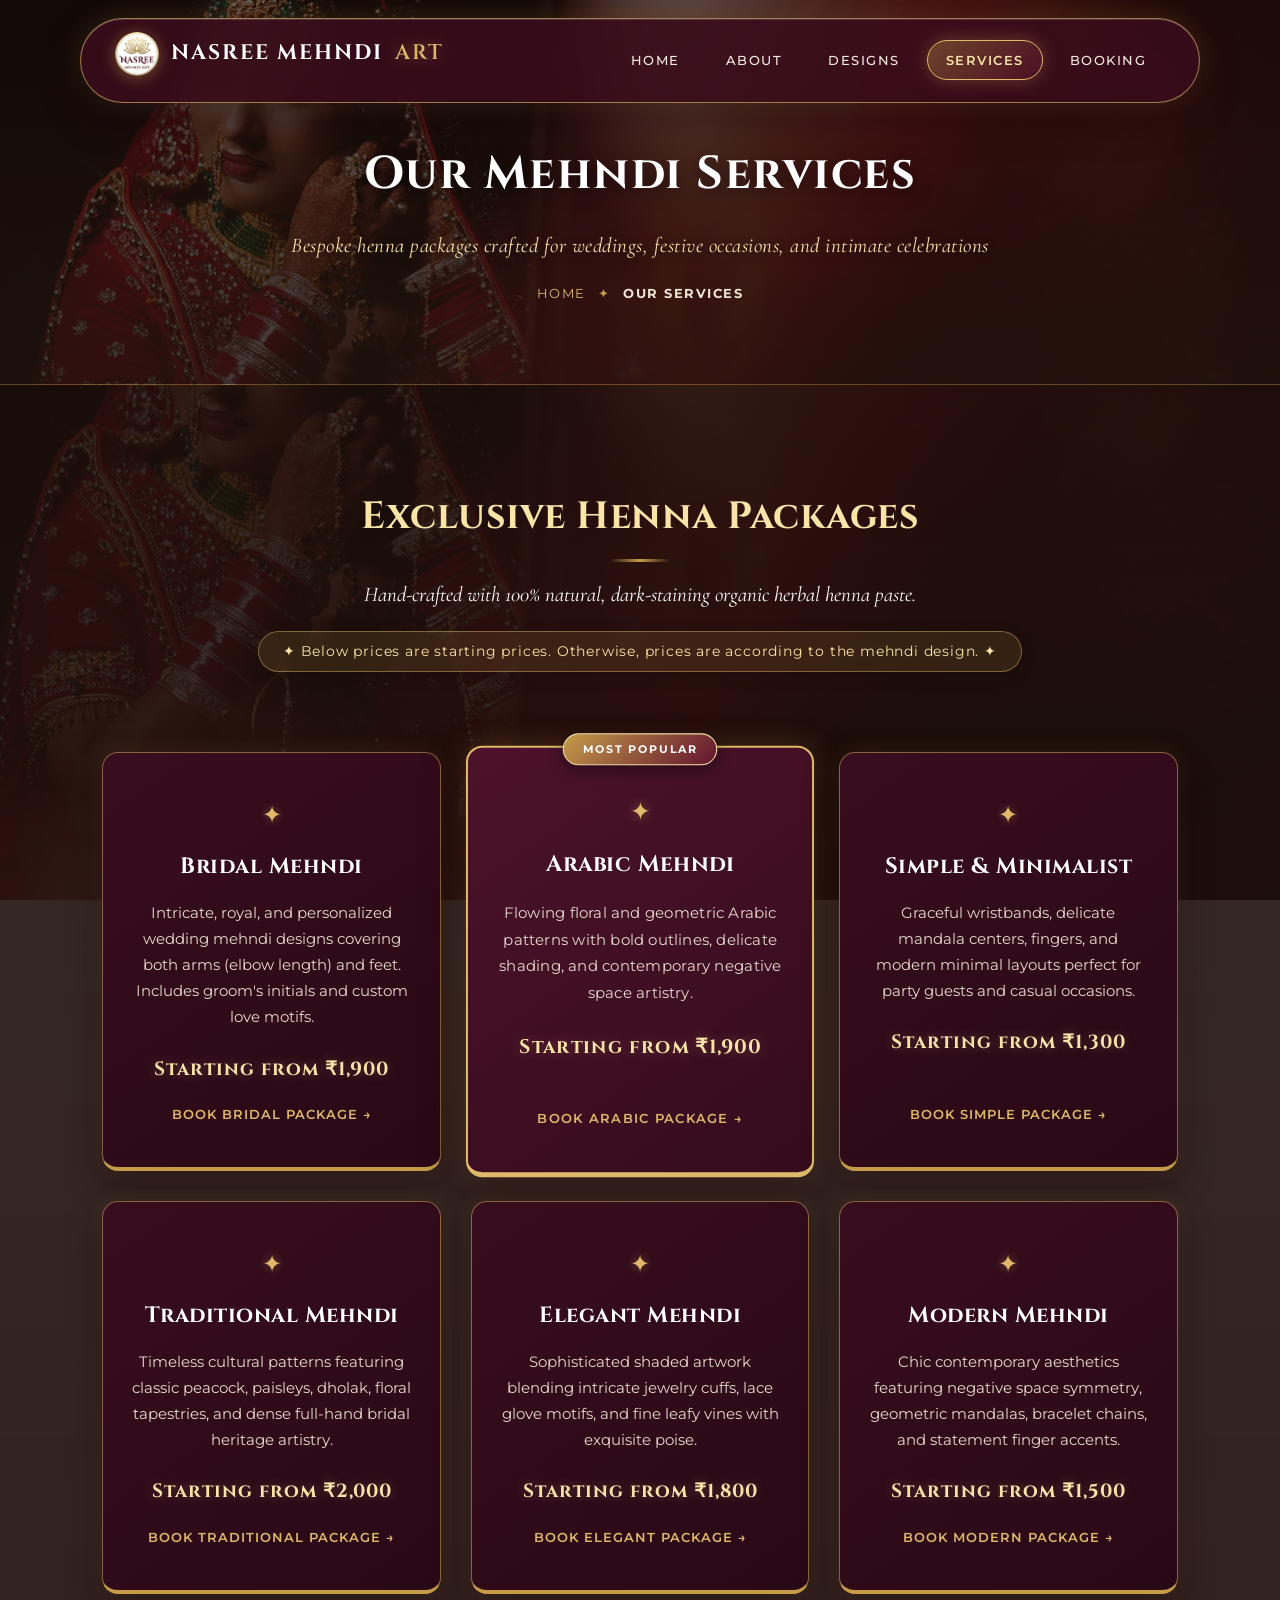
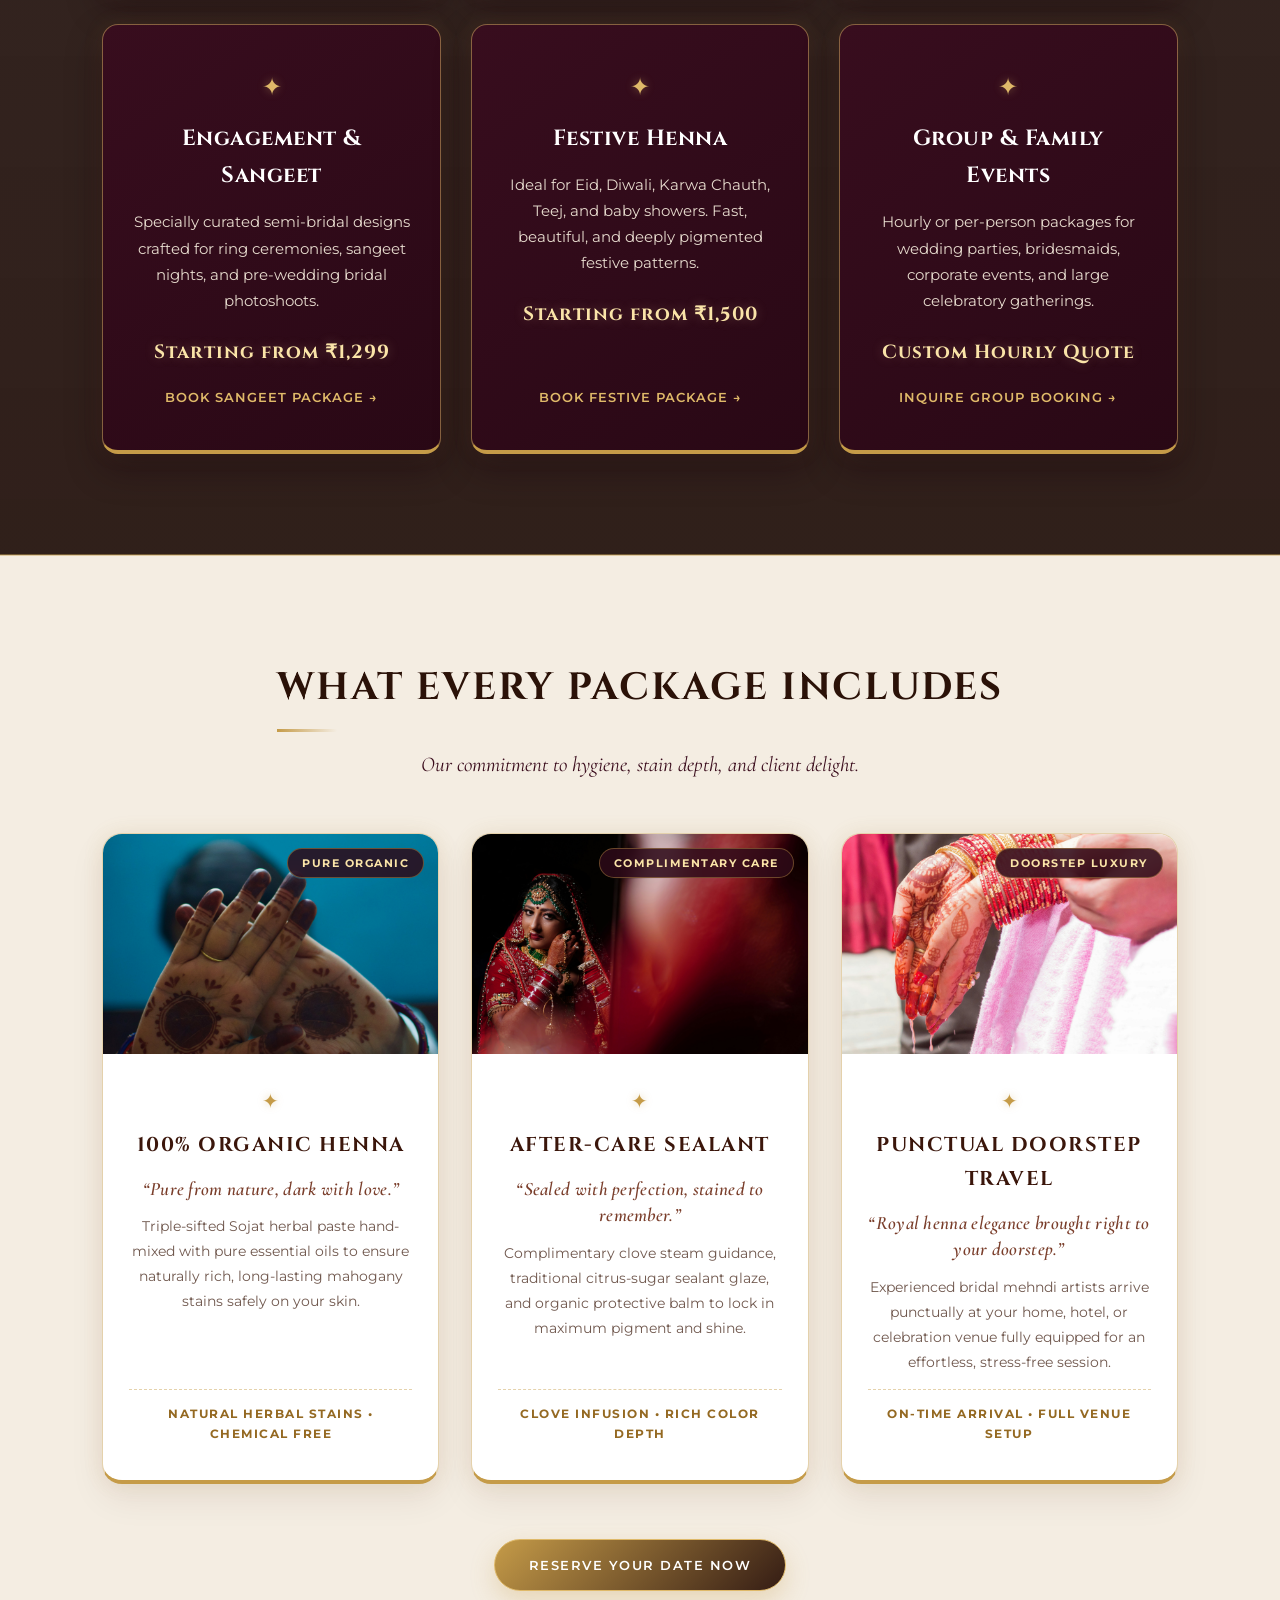
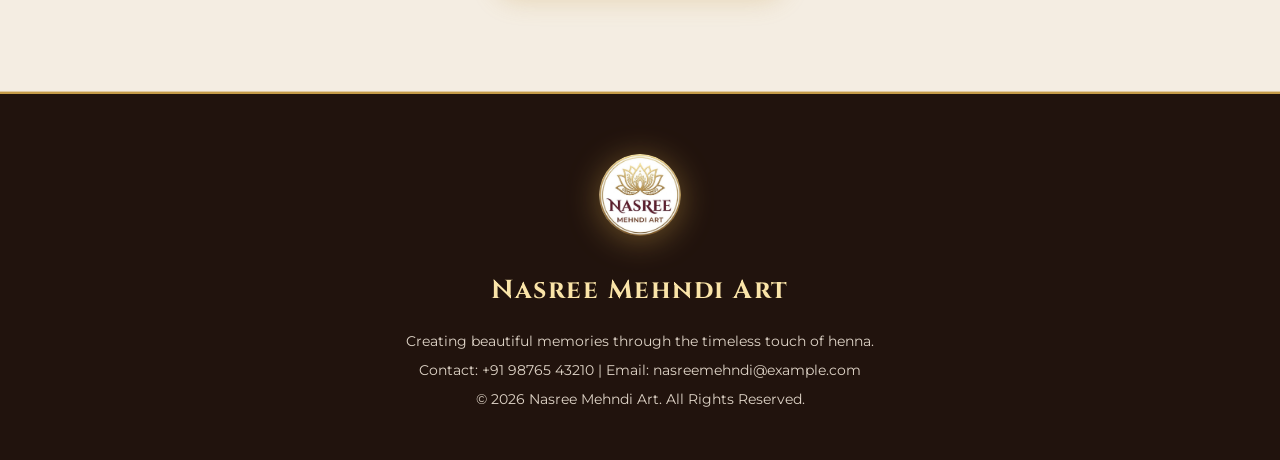
<file: services.html>
<!DOCTYPE html>
<html lang="en">
<head>
    <meta charset="UTF-8">
    <meta name="viewport" content="width=device-width, initial-scale=1.0">
    <title>Our Services & Packages | Nasree Mehndi Art</title>
    <link rel="icon" type="image/png" href="./assests/logo.png">
    <link rel="stylesheet" href="style.css">
    <link rel="preconnect" href="https://fonts.googleapis.com">
    <link rel="preconnect" href="https://fonts.gstatic.com" crossorigin>
    <link href="https://fonts.googleapis.com/css2?family=Cinzel:wght@500;600;700;800&family=Cormorant+Garamond:ital,wght@0,500;0,600;0,700;1,400;1,600&family=Montserrat:wght@300;400;500;600&display=swap" rel="stylesheet">
</head>

<body>

    <!-- Navigation -->
    <header>
        <nav class="navbar">
            <h2 class="logo"><a href="index.html"><img src="./assests/logo.png" alt="Nasree Mehndi Art Logo" class="nav-logo-img">Nasree mehndi <span> Art</span></a></h2>

            <ul class="nav-links" id="navLinks">
                <li><a href="index.html">Home</a></li>
                <li><a href="about.html">About</a></li>
                <li><a href="design.html">Designs</a></li>
                <li><a href="services.html" class="active">Services</a></li>
                <li><a href="booking.html">Booking</a></li>
            </ul>

            <button class="menu-btn" onclick="toggleMenu()">☰</button>
        </nav>
    </header>

    <!-- Page Banner -->
    <section class="page-banner">
        <div class="page-banner-content">
            <h1>Our Mehndi Services</h1>
            <p>Bespoke henna packages crafted for weddings, festive occasions, and intimate celebrations</p>
            <div class="breadcrumb">
                <a href="index.html">Home</a> <span>✦</span> <strong>Our Services</strong>
            </div>
        </div>
    </section>

    <!-- Main Services Section -->
    <section class="services" id="services">
        <h2>Exclusive Henna Packages</h2>
        <p class="section-text" style="color: var(--ivory-warm); margin-bottom: 14px;">
            Hand-crafted with 100% natural, dark-staining organic herbal henna paste.
        </p>
        <p class="pricing-note">
            ✦ Below prices are starting prices. Otherwise, prices are according to the mehndi design. ✦
        </p>

        <div class="service-container">
            <div class="service-card">
                <div class="service-icon">✦</div>
                <h3>Bridal Mehndi</h3>
                <p>Intricate, royal, and personalized wedding mehndi designs covering both arms (elbow length) and feet. Includes groom's initials and custom love motifs.</p>
                <h4>Starting from ₹1,900</h4>
                <a href="booking.html" class="service-link">Book Bridal Package &rarr;</a>
            </div>

            <div class="service-card featured">
                <div class="service-badge">Most Popular</div>
                <div class="service-icon">✦</div>
                <h3>Arabic Mehndi</h3>
                <p>Flowing floral and geometric Arabic patterns with bold outlines, delicate shading, and contemporary negative space artistry.</p>
                <h4>Starting from ₹1,900</h4>
                <a href="booking.html" class="service-link">Book Arabic Package &rarr;</a>
            </div>

            <div class="service-card">
                <div class="service-icon">✦</div>
                <h3>Simple & Minimalist</h3>
                <p>Graceful wristbands, delicate mandala centers, fingers, and modern minimal layouts perfect for party guests and casual occasions.</p>
                <h4>Starting from ₹1,300</h4>
                <a href="booking.html" class="service-link">Book Simple Package &rarr;</a>
            </div>

            <div class="service-card">
                <div class="service-icon">✦</div>
                <h3>Traditional Mehndi</h3>
                <p>Timeless cultural patterns featuring classic peacock, paisleys, dholak, floral tapestries, and dense full-hand bridal heritage artistry.</p>
                <h4>Starting from ₹2,000</h4>
                <a href="booking.html" class="service-link">Book Traditional Package &rarr;</a>
            </div>

            <div class="service-card">
                <div class="service-icon">✦</div>
                <h3>Elegant Mehndi</h3>
                <p>Sophisticated shaded artwork blending intricate jewelry cuffs, lace glove motifs, and fine leafy vines with exquisite poise.</p>
                <h4>Starting from ₹1,800</h4>
                <a href="booking.html" class="service-link">Book Elegant Package &rarr;</a>
            </div>

            <div class="service-card">
                <div class="service-icon">✦</div>
                <h3>Modern Mehndi</h3>
                <p>Chic contemporary aesthetics featuring negative space symmetry, geometric mandalas, bracelet chains, and statement finger accents.</p>
                <h4>Starting from ₹1,500</h4>
                <a href="booking.html" class="service-link">Book Modern Package &rarr;</a>
            </div>

            <div class="service-card">
                <div class="service-icon">✦</div>
                <h3>Engagement & Sangeet</h3>
                <p>Specially curated semi-bridal designs crafted for ring ceremonies, sangeet nights, and pre-wedding bridal photoshoots.</p>
                <h4>Starting from ₹1,299</h4>
                <a href="booking.html" class="service-link">Book Sangeet Package &rarr;</a>
            </div>

            <div class="service-card">
                <div class="service-icon">✦</div>
                <h3>Festive Henna</h3>
                <p>Ideal for Eid, Diwali, Karwa Chauth, Teej, and baby showers. Fast, beautiful, and deeply pigmented festive patterns.</p>
                <h4>Starting from ₹1,500</h4>
                <a href="booking.html" class="service-link">Book Festive Package &rarr;</a>
            </div>

            <div class="service-card">
                <div class="service-icon">✦</div>
                <h3>Group & Family Events</h3>
                <p>Hourly or per-person packages for wedding parties, bridesmaids, corporate events, and large celebratory gatherings.</p>
                <h4>Custom Hourly Quote</h4>
                <a href="booking.html" class="service-link">Inquire Group Booking &rarr;</a>
            </div>
        </div>
    </section>

    <!-- Service Perks / What Is Included -->
    <section class="package-perks">
        <h2>What Every Package Includes</h2>
        <p class="section-text" style="color: var(--henna-deep); margin-bottom: 20px;">
            Our commitment to hygiene, stain depth, and client delight.
        </p>

        <div class="perks-grid">
            <div class="perk-card">
                <div class="perk-img-wrap">
                    <img src="./assests/luxury_bridal_hands_03.jpg" alt="Pure Organic Bridal Henna Hands Artistry">
                    <span class="perk-badge">Pure Organic</span>
                </div>
                <div class="perk-body">
                    <div class="perk-sparkle">✦</div>
                    <h3>100% Organic Henna</h3>
                    <p class="perk-slogan">&ldquo;Pure from nature, dark with love.&rdquo;</p>
                    <p style="font-size: 13.5px; color: #70584e;">Triple-sifted Sojat herbal paste hand-mixed with pure essential oils to ensure naturally rich, long-lasting mahogany stains safely on your skin.</p>
                    <span class="perk-highlight">Natural Herbal Stains &bull; Chemical Free</span>
                </div>
            </div>

            <div class="perk-card">
                <div class="perk-img-wrap">
                    <img src="./assests/hero_4k_02.jpg" alt="Rich Staining Henna After-Care Sealant and Ceremony">
                    <span class="perk-badge">Complimentary Care</span>
                </div>
                <div class="perk-body">
                    <div class="perk-sparkle">✦</div>
                    <h3>After-Care Sealant</h3>
                    <p class="perk-slogan">&ldquo;Sealed with perfection, stained to remember.&rdquo;</p>
                    <p style="font-size: 13.5px; color: #70584e;">Complimentary clove steam guidance, traditional citrus-sugar sealant glaze, and organic protective balm to lock in maximum pigment and shine.</p>
                    <span class="perk-highlight">Clove Infusion &bull; Rich Color Depth</span>
                </div>
            </div>

            <div class="perk-card">
                <div class="perk-img-wrap">
                    <img src="./assests/luxury_bridal_4k_about.jpg" alt="Doorstep Luxury Bridal Henna Experience">
                    <span class="perk-badge">Doorstep Luxury</span>
                </div>
                <div class="perk-body">
                    <div class="perk-sparkle">✦</div>
                    <h3>Punctual Doorstep Travel</h3>
                    <p class="perk-slogan">&ldquo;Royal henna elegance brought right to your doorstep.&rdquo;</p>
                    <p style="font-size: 13.5px; color: #70584e;">Experienced bridal mehndi artists arrive punctually at your home, hotel, or celebration venue fully equipped for an effortless, stress-free session.</p>
                    <span class="perk-highlight">On-Time Arrival &bull; Full Venue Setup</span>
                </div>
            </div>
        </div>

        <div style="margin-top: 55px;">
            <a href="booking.html" class="btn">Reserve Your Date Now</a>
        </div>
    </section>

    <!-- Footer -->
    <footer>
        <img src="./assests/logo.png" alt="Nasree Mehndi Art Logo" class="footer-logo">
        <h2>Nasree Mehndi Art</h2>
        <p>Creating beautiful memories through the timeless touch of henna.</p>
        <p>Contact: +91 98765 43210 | Email: nasreemehndi@example.com</p>
        <p>© 2026 Nasree Mehndi Art. All Rights Reserved.</p>
    </footer>

    <script src="./assests/lenis.min.js"></script>
    <script src="script.js"></script>
</body>
</html>
</file>
<file: style.css>
/* ==========================================================
   COLOR PALETTE: Luxury Bridal Henna
   Warm Ivory, Champagne Pearl, Deep Chocolate & Antique Gold
   With subtle, delicate Rose-Burgundy hints
   ========================================================== */

:root {
    /* Rich Luxury Bases */
    --bg-ivory-light: #faf7f2;
    --bg-ivory-warm: #f4ede2;
    --bg-ivory-card: #ffffff;
    --bg-champagne: #ede4d5;

    /* Deep Henna Chocolate & Espresso (Primary dark contrast) */
    --henna-espresso: #21130d;
    --henna-chocolate: #341c14;
    --henna-warm: #4d2a1e;
    --henna-terracotta: #7a3e2b;
    --henna-rose: #5c1e28; /* Subtle touch of burgundy without overwhelming */
    --henna-deep: #3a0c1c; /* Deep Royal Henna Burgundy */

    /* Typography Colors */
    --text-primary: #2a1610;
    --text-body: #4a3328;
    --text-muted: #745c50;
    --text-light: #fdfbf7;

    /* Royal Champagne Gold */
    --gold-primary: #c59b48;
    --gold-light: #dfb969;
    --gold-shimmer: #fae4a8;
    --gold-dark: #9e7529;
    --gold-glow: rgba(197, 155, 72, 0.28);
    --gold-border: rgba(197, 155, 72, 0.42);

    /* Fonts */
    --font-heading: 'Cinzel', serif;
    --font-subheading: 'Cormorant Garamond', serif;
    --font-body: 'Montserrat', sans-serif;

    /* Shadows & Transitions */
    --shadow-soft: 0 10px 30px rgba(45, 25, 18, 0.08);
    --shadow-card: 0 14px 35px rgba(45, 25, 18, 0.1);
    --shadow-hover: 0 20px 45px rgba(45, 25, 18, 0.18);
    --shadow-gold: 0 10px 25px rgba(197, 155, 72, 0.28);
    --transition-smooth: all 0.4s cubic-bezier(0.25, 0.8, 0.25, 1);
}

* {
    margin: 0;
    padding: 0;
    box-sizing: border-box;
}

html {
    scroll-behavior: smooth;
    -webkit-overflow-scrolling: touch;
}

/* ==========================================================
   APPLE SMOOTH SCROLL (LENIS MOMENTUM PHYSICS)
   ========================================================== */
html.lenis, html.lenis body {
    height: auto;
}

.lenis.lenis-smooth {
    scroll-behavior: auto !important;
}

.lenis.lenis-smooth [data-lenis-prevent] {
    overscroll-behavior: contain;
}

.lenis.lenis-stopped {
    overflow: hidden;
}

.lenis.lenis-smooth iframe {
    pointer-events: none;
}

/* Apple-style Sleek Minimal Floating Scrollbar */
::-webkit-scrollbar {
    width: 8px;
    height: 8px;
}

::-webkit-scrollbar-track {
    background: transparent;
}

::-webkit-scrollbar-thumb {
    background: rgba(122, 62, 43, 0.28);
    border-radius: 20px;
    border: 2px solid transparent;
    background-clip: padding-box;
    transition: background 0.3s ease;
}

::-webkit-scrollbar-thumb:hover {
    background: rgba(122, 62, 43, 0.55);
    background-clip: padding-box;
}

* {
    scrollbar-width: thin;
    scrollbar-color: rgba(122, 62, 43, 0.35) transparent;
}

body {
    font-family: var(--font-body);
    background-color: var(--bg-ivory-light);
    color: var(--text-body);
    line-height: 1.7;
    overflow-x: hidden;
    -webkit-font-smoothing: antialiased;
}

/* Typography Defaults */
h1, h2, h3, h4 {
    font-family: var(--font-heading);
    color: var(--text-primary);
    letter-spacing: 0.5px;
}

p {
    font-family: var(--font-body);
    font-weight: 400;
}

/* ==========================================================
   NAVIGATION - LUXURY FLOATING OVAL CAPSULE (PILL NAVBAR)
   ========================================================== */
header {
    background: transparent;
    position: sticky;
    top: 18px;
    z-index: 1000;
    padding: 0 4%;
    pointer-events: none;
    transition: var(--transition-smooth);
}

.navbar {
    pointer-events: auto;
    display: flex;
    justify-content: space-between;
    align-items: center;
    padding: 13px 34px;
    max-width: 1120px;
    margin: 0 auto;
    background: rgba(58, 12, 28, 0.88); /* Royal Burgundy Glass */
    backdrop-filter: blur(16px);
    -webkit-backdrop-filter: blur(16px);
    border-radius: 60px; /* Luxury oval / pill silhouette */
    border: 1px solid rgba(223, 185, 105, 0.65);
    box-shadow: 
        0 14px 40px rgba(25, 4, 12, 0.45),
        0 0 25px rgba(197, 155, 72, 0.2),
        inset 0 1px 0 rgba(255, 255, 255, 0.15);
    transition: var(--transition-smooth);
}

.navbar:hover {
    border-color: var(--gold-light);
    box-shadow: 
        0 18px 50px rgba(25, 4, 12, 0.55),
        0 0 35px rgba(197, 155, 72, 0.35),
        inset 0 1px 0 rgba(255, 255, 255, 0.25);
    background: rgba(68, 15, 33, 0.94); /* Enriched Burgundy on Hover */
}

.logo {
    font-family: var(--font-heading);
    font-size: 21px;
    font-weight: 700;
    color: #ffffff;
    letter-spacing: 2px;
    text-transform: uppercase;
    transition: var(--transition-smooth);
}

.logo a {
    display: inline-flex;
    align-items: center;
    gap: 12px;
    text-decoration: none;
    color: inherit;
    transition: var(--transition-smooth);
}

.nav-logo-img {
    width: 44px;
    height: 44px;
    object-fit: contain;
    border-radius: 50%;
    filter: drop-shadow(0 2px 8px rgba(197, 155, 72, 0.45));
    transition: transform 0.4s cubic-bezier(0.25, 0.8, 0.25, 1), filter 0.4s ease;
}

.logo a:hover .nav-logo-img {
    transform: scale(1.08) rotate(4deg);
    filter: drop-shadow(0 4px 14px rgba(223, 185, 105, 0.7));
}

.logo a:hover {
    color: var(--gold-shimmer);
}

.logo span {
    color: var(--gold-light);
    font-weight: 600;
    text-shadow: 0 0 15px rgba(223, 185, 105, 0.45);
    transition: var(--transition-smooth);
}

.logo:hover span {
    color: #ffffff;
    text-shadow: 0 0 18px rgba(255, 255, 255, 0.6);
}

.nav-links {
    display: flex;
    list-style: none;
    gap: 8px;
    align-items: center;
}

.nav-links a {
    text-decoration: none;
    color: #f7eedf;
    font-family: var(--font-body);
    font-weight: 500;
    font-size: 13px;
    letter-spacing: 1.5px;
    text-transform: uppercase;
    position: relative;
    padding: 8px 18px;
    border-radius: 30px;
    border: 1px solid transparent;
    transition: all 0.3s cubic-bezier(0.25, 0.8, 0.25, 1);
    display: inline-block;
}

.nav-links a:hover {
    color: #ffffff;
    background: linear-gradient(135deg, rgba(197, 155, 72, 0.32), rgba(223, 185, 105, 0.18));
    border-color: rgba(223, 185, 105, 0.7);
    box-shadow: 
        0 4px 15px rgba(0, 0, 0, 0.3),
        0 0 16px rgba(223, 185, 105, 0.45);
    transform: translateY(-2px);
    text-shadow: 0 0 10px rgba(250, 228, 168, 0.6);
}

.nav-links a.active {
    color: var(--gold-shimmer);
    background: linear-gradient(135deg, rgba(197, 155, 72, 0.38), rgba(97, 19, 47, 0.45));
    border: 1px solid var(--gold-light);
    box-shadow: 0 0 18px rgba(197, 155, 72, 0.35);
    font-weight: 600;
}

/* ==========================================================
   SCROLLED WHITE LUXURY NAVBAR STATE
   ========================================================== */
header.scrolled {
    top: 12px;
}

header.scrolled .navbar {
    background: rgba(255, 255, 255, 0.94);
    border: 1px solid rgba(197, 155, 72, 0.45);
    box-shadow: 
        0 12px 35px rgba(45, 25, 18, 0.12),
        0 0 20px rgba(197, 155, 72, 0.18),
        inset 0 1px 0 #ffffff;
}

header.scrolled .navbar:hover {
    background: #ffffff;
    border-color: var(--gold-primary);
    box-shadow: 
        0 16px 45px rgba(45, 25, 18, 0.18),
        0 0 25px rgba(197, 155, 72, 0.25);
}

header.scrolled .logo {
    color: var(--text-primary);
}

header.scrolled .nav-logo-img {
    filter: drop-shadow(0 2px 6px rgba(45, 25, 18, 0.25));
}

header.scrolled .logo a:hover .nav-logo-img {
    filter: drop-shadow(0 4px 12px rgba(197, 155, 72, 0.55));
}

header.scrolled .logo span {
    color: var(--gold-dark);
    text-shadow: none;
}

header.scrolled .nav-links a {
    color: var(--text-body);
    border: 1px solid transparent;
}

header.scrolled .nav-links a:hover {
    color: #2b1208;
    background: linear-gradient(135deg, rgba(236, 211, 157, 0.45), rgba(197, 155, 72, 0.25));
    border-color: var(--gold-primary);
    box-shadow: 
        0 4px 14px rgba(45, 25, 18, 0.1),
        0 0 14px rgba(197, 155, 72, 0.25);
    transform: translateY(-2px);
    text-shadow: none;
}

header.scrolled .nav-links a.active {
    color: #ffffff;
    background: #3a0c1c;
    background: linear-gradient(135deg, var(--henna-deep, #3a0c1c), #61132f);
    border: 1px solid var(--gold-primary);
    box-shadow: 0 4px 14px rgba(58, 12, 28, 0.35);
    font-weight: 600;
}

header.scrolled .nav-links a.active:hover {
    color: #ffffff;
    background: linear-gradient(135deg, #4d1025, #75183a);
    border-color: var(--gold-light);
    box-shadow: 0 6px 18px rgba(58, 12, 28, 0.45);
}

header.scrolled .menu-btn {
    color: var(--text-primary);
}

.menu-btn {
    display: none;
    background: none;
    border: none;
    font-size: 26px;
    color: var(--gold-light);
    cursor: pointer;
}

/* ==========================================================
   PAGE BANNER / HEADER (FOR INNER INDIVIDUAL PAGES)
   ========================================================== */
.page-banner {
    position: relative;
    padding: 135px 8% 80px;
    margin-top: -85px;
    text-align: center;
    background: 
        linear-gradient(rgba(28, 15, 11, 0.65), rgba(33, 19, 13, 0.85)),
        url("./assests/hero_4k_02.jpg") center/cover no-repeat;
    border-bottom: 1px solid var(--gold-border);
    overflow: hidden;
}

.page-banner-content {
    position: relative;
    z-index: 2;
    max-width: 800px;
    margin: 0 auto;
    animation: fadeInUp 0.8s ease forwards;
}

.page-banner h1 {
    font-size: 46px;
    color: #ffffff;
    margin-bottom: 15px;
    letter-spacing: 1.5px;
    text-shadow: 0 4px 18px rgba(0, 0, 0, 0.6);
}

.page-banner p {
    font-family: var(--font-subheading);
    font-size: 21px;
    color: var(--gold-shimmer);
    font-style: italic;
    letter-spacing: 0.5px;
    text-shadow: 0 2px 10px rgba(0, 0, 0, 0.5);
}

.page-banner .breadcrumb {
    margin-top: 18px;
    font-size: 13px;
    letter-spacing: 1.5px;
    text-transform: uppercase;
    color: #f0e6d6;
}

.page-banner .breadcrumb a {
    color: var(--gold-light);
    text-decoration: none;
    transition: var(--transition-smooth);
}

.page-banner .breadcrumb a:hover {
    color: var(--gold-shimmer);
}

.page-banner .breadcrumb span {
    margin: 0 8px;
    color: var(--gold-primary);
}

/* ==========================================================
   HERO / HOME SECTION WITH NATURAL 4K SLIDESHOW
   ========================================================== */
.hero {
    min-height: 100vh;
    margin-top: -85px;
    position: relative;
    display: flex;
    align-items: center;
    padding: 140px 8% 90px;
    color: #ffffff;
    overflow: hidden;
}

/* Background Slideshow Layer */
.hero-slider {
    position: absolute;
    top: 0;
    left: 0;
    width: 100%;
    height: 100%;
    z-index: 1;
}

.hero-slide {
    position: absolute;
    top: 0;
    left: 0;
    width: 100%;
    height: 100%;
    background-size: cover;
    background-position: center center;
    background-repeat: no-repeat;
    opacity: 0;
    transform: scale(1.08);
    transition: opacity 1.4s cubic-bezier(0.4, 0, 0.2, 1), transform 8s cubic-bezier(0.1, 0.9, 0.2, 1);
    image-rendering: -webkit-optimize-contrast;
}

.hero-slide.active {
    opacity: 1;
    transform: scale(1);
    z-index: 2;
}

/* Clean, Balanced Cinematic Overlay (Decreased burgundy, natural 4K photo clarity) */
.hero::after {
    content: '';
    position: absolute;
    inset: 0;
    z-index: 3;
    pointer-events: none;
    background: 
        radial-gradient(circle at center, transparent 45%, rgba(18, 9, 6, 0.5) 100%),
        linear-gradient(to bottom, rgba(20, 10, 7, 0.4) 0%, transparent 40%, rgba(20, 10, 7, 0.75) 100%);
}

.hero-content {
    position: relative;
    z-index: 5;
    max-width: 680px;
    animation: fadeInUp 1s ease forwards;
}

.subtitle {
    font-family: var(--font-body);
    letter-spacing: 5px;
    font-size: 13px;
    font-weight: 600;
    color: var(--gold-shimmer);
    margin-bottom: 18px;
    text-transform: uppercase;
    display: inline-block;
    border-bottom: 1px solid var(--gold-primary);
    padding-bottom: 6px;
    text-shadow: 0 2px 8px rgba(0, 0, 0, 0.5);
}

.hero h1 {
    font-family: var(--font-heading);
    font-size: 52px;
    font-weight: 700;
    color: #ffffff;
    line-height: 1.2;
    margin-bottom: 22px;
    text-shadow: 0 3px 20px rgba(0, 0, 0, 0.65);
}

.hero p {
    font-family: var(--font-subheading);
    font-size: 22px;
    font-weight: 500;
    line-height: 1.8;
    color: #f7eedf;
    margin-bottom: 35px;
    text-shadow: 0 2px 10px rgba(0, 0, 0, 0.6);
}

.hero-actions {
    display: flex;
    gap: 18px;
    flex-wrap: wrap;
}

/* Hero Slider Controls */
.hero-slider-nav {
    position: absolute;
    bottom: 35px;
    right: 8%;
    z-index: 6;
    display: flex;
    align-items: center;
    gap: 15px;
    background: rgba(25, 14, 10, 0.75);
    padding: 10px 18px;
    border-radius: 30px;
    border: 1px solid var(--gold-border);
    backdrop-filter: blur(10px);
}

.slider-arrow {
    background: none;
    border: none;
    color: var(--gold-shimmer);
    font-size: 18px;
    cursor: pointer;
    transition: var(--transition-smooth);
    padding: 4px 8px;
}

.slider-arrow:hover {
    color: #ffffff;
    transform: scale(1.2);
}

.slider-dots {
    display: flex;
    gap: 8px;
}

.slider-dots .dot {
    width: 10px;
    height: 10px;
    border-radius: 50%;
    background: rgba(255, 255, 255, 0.35);
    cursor: pointer;
    transition: var(--transition-smooth);
}

.slider-dots .dot.active {
    background: var(--gold-light);
    width: 24px;
    border-radius: 10px;
}

/* ==========================================================
   BUTTONS
   ========================================================== */
.btn {
    display: inline-block;
    padding: 14px 34px;
    background: linear-gradient(135deg, var(--gold-primary), var(--henna-chocolate));
    color: #ffffff;
    border: 1px solid var(--gold-light);
    border-radius: 30px;
    text-decoration: none;
    cursor: pointer;
    font-family: var(--font-body);
    font-size: 13px;
    font-weight: 600;
    letter-spacing: 1.5px;
    text-transform: uppercase;
    box-shadow: var(--shadow-gold);
    transition: var(--transition-smooth);
}

.btn:hover {
    background: linear-gradient(135deg, var(--gold-light), var(--henna-warm));
    color: #ffffff;
    transform: translateY(-3px);
    box-shadow: 0 10px 25px rgba(197, 155, 72, 0.4);
}

.btn-outline {
    background: rgba(25, 14, 10, 0.45);
    color: #ffffff;
    border: 1px solid var(--gold-light);
    box-shadow: none;
    backdrop-filter: blur(6px);
}

.btn-outline:hover {
    background: var(--gold-primary);
    color: var(--henna-espresso);
    border-color: var(--gold-primary);
}

/* ==========================================================
   ABOUT SECTION
   ========================================================== */
.about {
    padding: 100px 8%;
    display: flex;
    align-items: center;
    gap: 65px;
    background: var(--bg-ivory-light);
    position: relative;
    border-bottom: 1px solid rgba(197, 155, 72, 0.2);
}

.about-image {
    flex: 1;
    position: relative;
}

.about-image img {
    width: 100%;
    height: 480px;
    object-fit: cover;
    border-radius: 16px;
    border: 2px solid var(--gold-border);
    box-shadow: var(--shadow-card);
    transition: var(--transition-smooth);
}

.about-image:hover img {
    transform: scale(1.02);
    border-color: var(--gold-primary);
}

.about-image::before {
    content: '';
    position: absolute;
    top: -12px;
    left: -12px;
    right: 12px;
    bottom: 12px;
    border: 2px solid var(--gold-light);
    border-radius: 16px;
    z-index: -1;
    opacity: 0.55;
}

.about-content {
    flex: 1;
}

.about-content h2,
section h2 {
    font-family: var(--font-heading);
    color: var(--text-primary);
    font-size: 38px;
    margin-bottom: 15px;
    position: relative;
    display: inline-block;
}

.about-content h2::after,
section h2::after {
    content: '';
    display: block;
    width: 60px;
    height: 3px;
    background: linear-gradient(90deg, var(--gold-primary), transparent);
    margin-top: 8px;
}

.designs h2::after,
.services h2::after,
.booking h2::after {
    margin: 10px auto 0;
}

.about-content h3 {
    font-family: var(--font-subheading);
    font-size: 26px;
    color: var(--henna-terracotta);
    margin-bottom: 18px;
    font-style: italic;
    font-weight: 600;
}

.about-content p {
    line-height: 1.9;
    color: var(--text-body);
    margin-bottom: 30px;
    font-size: 15.5px;
}

/* ==========================================================
   DESIGNS SECTION (GALLERY WITH PHOTO ANIMATIONS)
   ========================================================== */
.designs {
    text-align: center;
    padding: 100px 8%;
    background: var(--bg-ivory-warm);
    border-top: 1px solid var(--gold-border);
    border-bottom: 1px solid var(--gold-border);
}

.section-text {
    font-family: var(--font-subheading);
    font-size: 21px;
    color: var(--text-muted);
    font-style: italic;
    margin-bottom: 35px;
}

.filter-buttons {
    margin: 25px 0 45px;
    display: flex;
    justify-content: center;
    flex-wrap: wrap;
    gap: 12px;
}

.filter {
    padding: 11px 28px;
    background: #ffffff;
    border: 1px solid var(--gold-border);
    color: var(--text-primary);
    font-family: var(--font-body);
    font-size: 13px;
    font-weight: 500;
    letter-spacing: 1px;
    text-transform: uppercase;
    border-radius: 30px;
    cursor: pointer;
    box-shadow: 0 4px 15px rgba(0, 0, 0, 0.04);
    transition: var(--transition-smooth);
}

.filter.active,
.filter:hover {
    background: linear-gradient(135deg, var(--henna-chocolate), var(--henna-warm));
    color: var(--gold-shimmer);
    border-color: var(--gold-primary);
    box-shadow: 0 8px 22px rgba(45, 25, 18, 0.25);
    transform: translateY(-2px);
}

.gallery {
    display: grid;
    grid-template-columns: repeat(3, 1fr);
    gap: 32px;
    max-width: 1300px;
    margin: 0 auto;
}

.design-card {
    background: linear-gradient(180deg, #ffffff 65%, #fbf6ec 100%);
    border-radius: 16px;
    overflow: hidden;
    border: 1px solid rgba(197, 155, 72, 0.45);
    border-bottom: 3px solid var(--gold-primary);
    box-shadow: 
        0 12px 30px rgba(45, 25, 18, 0.1),
        0 0 15px rgba(197, 155, 72, 0.15);
    transition: transform 0.4s ease, box-shadow 0.4s ease, border-color 0.4s ease;
}

.design-card:hover {
    transform: translateY(-10px);
    box-shadow: 
        0 18px 45px rgba(45, 25, 18, 0.18),
        0 0 25px rgba(197, 155, 72, 0.35);
    border-color: var(--gold-light);
}

.card-img-wrapper {
    position: relative;
    overflow: hidden;
    height: 290px;
}

.design-card img {
    width: 100%;
    height: 100%;
    object-fit: cover;
    transition: transform 0.6s cubic-bezier(0.25, 0.8, 0.25, 1);
    display: block;
}

.design-card:hover img {
    transform: scale(1.1);
}

.card-overlay {
    position: absolute;
    inset: 0;
    background: linear-gradient(to top, rgba(28, 15, 11, 0.82), transparent);
    display: flex;
    align-items: flex-end;
    justify-content: center;
    padding-bottom: 25px;
    opacity: 0;
    transform: translateY(15px);
    transition: var(--transition-smooth);
}

.card-overlay span {
    color: var(--gold-shimmer);
    font-size: 13px;
    letter-spacing: 1.5px;
    text-transform: uppercase;
    font-weight: 600;
    border-bottom: 1px solid var(--gold-shimmer);
    padding-bottom: 4px;
}

.design-card:hover .card-overlay {
    opacity: 1;
    transform: translateY(0);
}

/* Image Bottom Panel - Luxury Gold */
.design-card h3 {
    padding: 20px 16px;
    font-size: 16px;
    font-weight: 700;
    letter-spacing: 1.5px;
    text-transform: uppercase;
    color: #4a2b16; /* Deep Bronze/Espresso for contrast on gold */
    background: linear-gradient(135deg, #faebd1 0%, #ecd39d 50%, #d8b467 100%);
    border-top: 1px solid rgba(197, 155, 72, 0.4);
    box-shadow: inset 0 1px 0 rgba(255, 255, 255, 0.8);
    position: relative;
    transition: var(--transition-smooth);
}

.design-card:hover h3 {
    color: #2e1708;
    background: linear-gradient(135deg, #fef1db 0%, #f3dcab 50%, #e5c378 100%);
    text-shadow: 0 0 12px rgba(255, 255, 255, 0.8);
}

/* ==========================================================
   SERVICES SECTION - LUXURY BRIDAL STYLE
   ========================================================== */
.services {
    padding: 100px 8%;
    text-align: center;
    background: 
        linear-gradient(rgba(28, 15, 11, 0.88), rgba(35, 18, 13, 0.94)),
        url("./assests/hero_4k_02.jpg") center/cover fixed;
    color: #ffffff;
    position: relative;
    border-bottom: 1px solid var(--gold-border);
}

.services h2 {
    color: var(--gold-shimmer);
}

.services h2::after {
    background: linear-gradient(90deg, transparent, var(--gold-primary), transparent);
}

.pricing-note {
    font-family: var(--font-body);
    font-size: 13.5px;
    color: var(--gold-shimmer);
    letter-spacing: 0.8px;
    margin: 4px auto 25px;
    display: inline-block;
    padding: 8px 24px;
    background: rgba(197, 155, 72, 0.14);
    border: 1px solid rgba(223, 185, 105, 0.45);
    border-radius: 30px;
    backdrop-filter: blur(8px);
    box-shadow: 0 4px 15px rgba(0, 0, 0, 0.2);
}

/* ==========================================================
   SERVICES & WHY-CHOOSE-US CARDS - ROYAL BURGUNDY WITH GOLD ACCENTS
   ========================================================== */
.service-container {
    display: grid;
    grid-template-columns: repeat(3, 1fr);
    gap: 30px;
    margin-top: 55px;
    max-width: 1300px;
    margin-left: auto;
    margin-right: auto;
}

.service-card {
    background: linear-gradient(145deg, #380d1e 0%, #290815 100%); /* Royal Burgundy */
    color: #f7eedf;
    padding: 42px 28px;
    border-radius: 16px;
    border: 1px solid rgba(223, 185, 105, 0.5); /* Gold outline */
    border-bottom: 4px solid var(--gold-primary);
    box-shadow: 
        0 14px 35px rgba(25, 4, 13, 0.45),
        0 0 20px rgba(197, 155, 72, 0.12);
    position: relative;
    transition: var(--transition-smooth);
    display: flex;
    flex-direction: column;
    justify-content: space-between;
}

.service-card:hover {
    transform: translateY(-10px);
    border-color: var(--gold-light);
    box-shadow: 
        0 20px 45px rgba(25, 4, 13, 0.65),
        0 0 30px rgba(197, 155, 72, 0.35);
    background: linear-gradient(145deg, #441126 0%, #300a1b 100%);
}

.service-card.featured {
    border-color: var(--gold-light);
    border-width: 2px;
    border-bottom-width: 5px;
    background: linear-gradient(145deg, #4c122a 0%, #350b1d 100%);
    box-shadow: 
        0 16px 40px rgba(25, 4, 13, 0.55),
        0 0 25px rgba(197, 155, 72, 0.25);
    transform: scale(1.03);
}

.service-card.featured:hover {
    transform: scale(1.03) translateY(-10px);
}

.service-badge {
    position: absolute;
    top: -14px;
    left: 50%;
    transform: translateX(-50%);
    background: linear-gradient(135deg, var(--gold-primary), #61132f);
    color: #ffffff;
    font-size: 11px;
    letter-spacing: 1.5px;
    text-transform: uppercase;
    font-weight: 700;
    padding: 5px 18px;
    border-radius: 20px;
    border: 1px solid var(--gold-shimmer);
    box-shadow: 0 4px 14px rgba(0, 0, 0, 0.45);
}

.service-icon {
    font-size: 24px;
    color: var(--gold-light);
    margin-bottom: 12px;
    text-shadow: 0 0 10px rgba(223, 185, 105, 0.4);
}

.service-card h3 {
    color: #ffffff;
    font-size: 22px;
    margin-bottom: 15px;
    font-weight: 700;
    letter-spacing: 0.5px;
}

.service-card p {
    color: #e6dacd;
    font-size: 14.5px;
    line-height: 1.8;
    margin-bottom: 22px;
}

.service-card h4 {
    font-family: var(--font-heading);
    color: var(--gold-shimmer);
    font-size: 19px;
    font-weight: 700;
    margin-bottom: 18px;
    letter-spacing: 1px;
    text-shadow: 0 0 12px rgba(250, 228, 168, 0.25);
}

.service-link {
    display: inline-block;
    color: var(--gold-light);
    font-size: 13px;
    font-weight: 600;
    text-decoration: none;
    letter-spacing: 1px;
    text-transform: uppercase;
    transition: var(--transition-smooth);
    margin-top: auto;
}

.service-link:hover {
    color: var(--gold-shimmer);
    transform: translateX(4px);
}

/* ==========================================================
   BOOKING SECTION
   ========================================================== */
.booking {
    padding: 100px 8%;
    background: var(--bg-ivory-warm);
    text-align: center;
    border-top: 1px solid var(--gold-border);
}

.booking form {
    max-width: 580px;
    margin: 40px auto 20px;
    display: flex;
    flex-direction: column;
    gap: 18px;
    background: #ffffff;
    padding: 42px;
    border-radius: 16px;
    border: 1px solid var(--gold-border);
    box-shadow: var(--shadow-card);
}

.booking input,
.booking select,
.booking textarea {
    padding: 14px 16px;
    border: 1px solid #d8c7b8;
    border-radius: 8px;
    background: #faf7f2;
    color: var(--text-primary);
    font-family: var(--font-body);
    font-size: 14px;
    transition: var(--transition-smooth);
}

.booking input::placeholder,
.booking textarea::placeholder {
    color: var(--text-muted);
    opacity: 0.8;
}

.booking input:focus,
.booking select:focus,
.booking textarea:focus {
    outline: none;
    border-color: var(--gold-primary);
    box-shadow: 0 0 0 3px var(--gold-glow);
    background: #ffffff;
}

.booking select option {
    background: #ffffff;
    color: var(--text-primary);
}

.booking textarea {
    height: 120px;
    resize: vertical;
}

.booking .btn {
    width: 100%;
    margin-top: 10px;
}

#successMessage {
    color: var(--henna-chocolate);
    font-weight: 600;
    margin-top: 18px;
    font-family: var(--font-body);
    font-size: 15px;
}

/* ==========================================================
   FOOTER
   ========================================================== */
footer {
    background: var(--henna-espresso);
    color: #dfd4c7;
    text-align: center;
    padding: 60px 15px 45px;
    line-height: 2.1;
    border-top: 2px solid var(--gold-primary);
}

.footer-logo {
    width: 82px;
    height: 82px;
    object-fit: contain;
    border-radius: 50%;
    margin-bottom: 16px;
    filter: drop-shadow(0 4px 16px rgba(197, 155, 72, 0.45));
    transition: transform 0.4s cubic-bezier(0.25, 0.8, 0.25, 1), filter 0.4s ease;
}

.footer-logo:hover {
    transform: scale(1.08) rotate(4deg);
    filter: drop-shadow(0 6px 24px rgba(223, 185, 105, 0.7));
}

footer h2 {
    color: var(--gold-shimmer);
    font-size: 26px;
    margin-bottom: 8px;
    letter-spacing: 1.5px;
}

footer p {
    font-size: 14px;
    color: #dfd4c7;
}

/* ==========================================================
   ANIMATIONS & KEYFRAMES
   ========================================================== */
@keyframes fadeInUp {
    from {
        opacity: 0;
        transform: translateY(30px);
    }
    to {
        opacity: 1;
        transform: translateY(0);
    }
}

/* ==========================================================
   RESPONSIVE DESIGN
   ========================================================== */
@media (max-width: 992px) {
    .gallery {
        grid-template-columns: repeat(2, 1fr);
    }
    .service-container {
        grid-template-columns: 1fr;
        max-width: 500px;
    }
    .service-card.featured {
        transform: none;
    }
    .service-card.featured:hover {
        transform: translateY(-8px);
    }
    .hero h1 {
        font-size: 42px;
    }
}

@media (max-width: 900px) {
    header {
        top: 10px;
        padding: 0 3%;
    }

    header.scrolled {
        top: 6px;
    }

    .navbar {
        padding: 9px 20px;
        border-radius: 35px;
    }

    .logo {
        font-size: 18px;
        letter-spacing: 1.2px;
    }

    .logo a {
        gap: 9px;
    }

    .nav-logo-img {
        width: 36px;
        height: 36px;
    }

    .menu-btn {
        display: block;
        font-size: 22px;
    }

    .nav-links {
        display: none;
        flex-direction: column;
        position: absolute;
        top: calc(100% + 10px);
        left: 0;
        right: 0;
        width: 100%;
        background: rgba(58, 12, 28, 0.97);
        border: 1px solid var(--gold-border);
        border-radius: 20px;
        padding: 18px 16px;
        text-align: center;
        gap: 10px;
        box-shadow: 0 15px 35px rgba(25, 4, 12, 0.6);
        backdrop-filter: blur(15px);
    }

    .nav-links a {
        font-size: 12px;
        padding: 6px 14px;
    }

    header.scrolled .nav-links {
        background: rgba(255, 255, 255, 0.98);
        border-color: var(--gold-border);
        box-shadow: 0 15px 35px rgba(45, 25, 18, 0.2);
    }

    .nav-links.show {
        display: flex;
    }

    .hero {
        padding: 120px 5% 65px;
        min-height: 85vh;
    }

    .hero h1 {
        font-size: 38px;
    }

    .hero p {
        font-size: 18px;
    }

    .hero-slider-nav {
        right: 5%;
        bottom: 20px;
    }

    .about {
        flex-direction: column;
        padding: 70px 5%;
        gap: 35px;
    }

    .about-image img {
        height: 350px;
    }

    .designs, .services, .booking {
        padding: 70px 5%;
    }

    .booking form {
        padding: 28px 20px;
    }
}

@media (max-width: 520px) {
    header {
        top: 8px;
        padding: 0 12px;
    }

    header.scrolled {
        top: 5px;
    }

    .navbar {
        padding: 7px 16px;
        border-radius: 30px;
        max-width: 100%;
    }

    .logo {
        font-size: 15px;
        letter-spacing: 0.8px;
    }

    .logo a {
        gap: 7px;
    }

    .nav-logo-img {
        width: 30px;
        height: 30px;
    }

    .menu-btn {
        font-size: 20px;
    }

    .nav-links {
        padding: 14px 10px;
        gap: 8px;
        border-radius: 16px;
    }

    .nav-links a {
        font-size: 11.5px;
        padding: 5px 12px;
    }

    .gallery {
        grid-template-columns: 1fr;
    }

    .hero h1 {
        font-size: 28px;
    }

    .hero p {
        font-size: 16px;
    }

    section h2 {
        font-size: 28px;
    }
}

/* ==========================================================
   WHAT EVERY PACKAGE INCLUDES - LUXURY FEATURE CARDS
   ========================================================== */
.package-perks {
    padding: 100px 8%;
    text-align: center;
    background: var(--bg-ivory-warm);
    border-top: 1px solid var(--gold-border);
    border-bottom: 1px solid var(--gold-border);
}

.package-perks h2 {
    font-family: var(--font-heading);
    color: #2b1208;
    font-size: 38px;
    letter-spacing: 2px;
    text-transform: uppercase;
}

.perks-grid {
    display: grid;
    grid-template-columns: repeat(3, 1fr);
    gap: 32px;
    max-width: 1250px;
    margin: 50px auto 0;
}

.perk-card {
    background: #ffffff;
    border-radius: 20px;
    overflow: hidden;
    border: 1px solid rgba(197, 155, 72, 0.45);
    border-bottom: 4px solid var(--gold-primary);
    box-shadow: 
        0 14px 35px rgba(58, 25, 12, 0.08),
        0 0 20px rgba(197, 155, 72, 0.12);
    display: flex;
    flex-direction: column;
    transition: transform 0.4s ease, box-shadow 0.4s ease, border-color 0.4s ease;
    text-align: center;
}

.perk-card:hover {
    transform: translateY(-10px);
    border-color: var(--gold-light);
    box-shadow: 
        0 22px 50px rgba(58, 25, 12, 0.16),
        0 0 30px rgba(197, 155, 72, 0.28);
}

.perk-img-wrap {
    position: relative;
    height: 220px;
    overflow: hidden;
    background: #2a0b18;
}

.perk-img-wrap img {
    width: 100%;
    height: 100%;
    object-fit: cover;
    display: block;
    transition: transform 0.6s cubic-bezier(0.25, 0.8, 0.25, 1);
}

.perk-card:hover .perk-img-wrap img {
    transform: scale(1.08);
}

.perk-badge {
    position: absolute;
    top: 14px;
    right: 14px;
    background: rgba(45, 10, 24, 0.85);
    backdrop-filter: blur(8px);
    color: var(--gold-shimmer);
    font-size: 11px;
    font-weight: 700;
    letter-spacing: 1.5px;
    text-transform: uppercase;
    padding: 5px 14px;
    border-radius: 20px;
    border: 1px solid var(--gold-border);
}

.perk-body {
    padding: 30px 26px 36px;
    display: flex;
    flex-direction: column;
    align-items: center;
    flex: 1;
}

.perk-sparkle {
    font-size: 20px;
    color: var(--gold-primary);
    margin-bottom: 10px;
    text-shadow: 0 0 8px rgba(197, 155, 72, 0.4);
}

.perk-card h3 {
    font-family: var(--font-heading);
    font-size: 20px;
    font-weight: 700;
    letter-spacing: 1.5px;
    text-transform: uppercase;
    color: #3b160b;
    margin-bottom: 14px;
}

.perk-card p {
    color: #5c4338;
    font-size: 14.5px;
    line-height: 1.85;
    margin-bottom: 14px;
    font-weight: 400;
}

.perk-slogan {
    font-family: var(--font-subheading);
    font-style: italic;
    font-size: 19px !important;
    font-weight: 600 !important;
    color: var(--henna-terracotta) !important;
    margin-bottom: 12px !important;
    line-height: 1.4 !important;
    letter-spacing: 0.3px;
}

.perk-highlight {
    margin-top: auto;
    font-size: 12px;
    font-weight: 700;
    letter-spacing: 1.5px;
    text-transform: uppercase;
    color: #946922;
    border-top: 1px dashed rgba(197, 155, 72, 0.45);
    padding-top: 14px;
    width: 100%;
}

@media (max-width: 992px) {
    .perks-grid {
        grid-template-columns: repeat(2, 1fr);
    }
}

@media (max-width: 650px) {
    .perks-grid {
        grid-template-columns: 1fr;
    }
}
</file>
